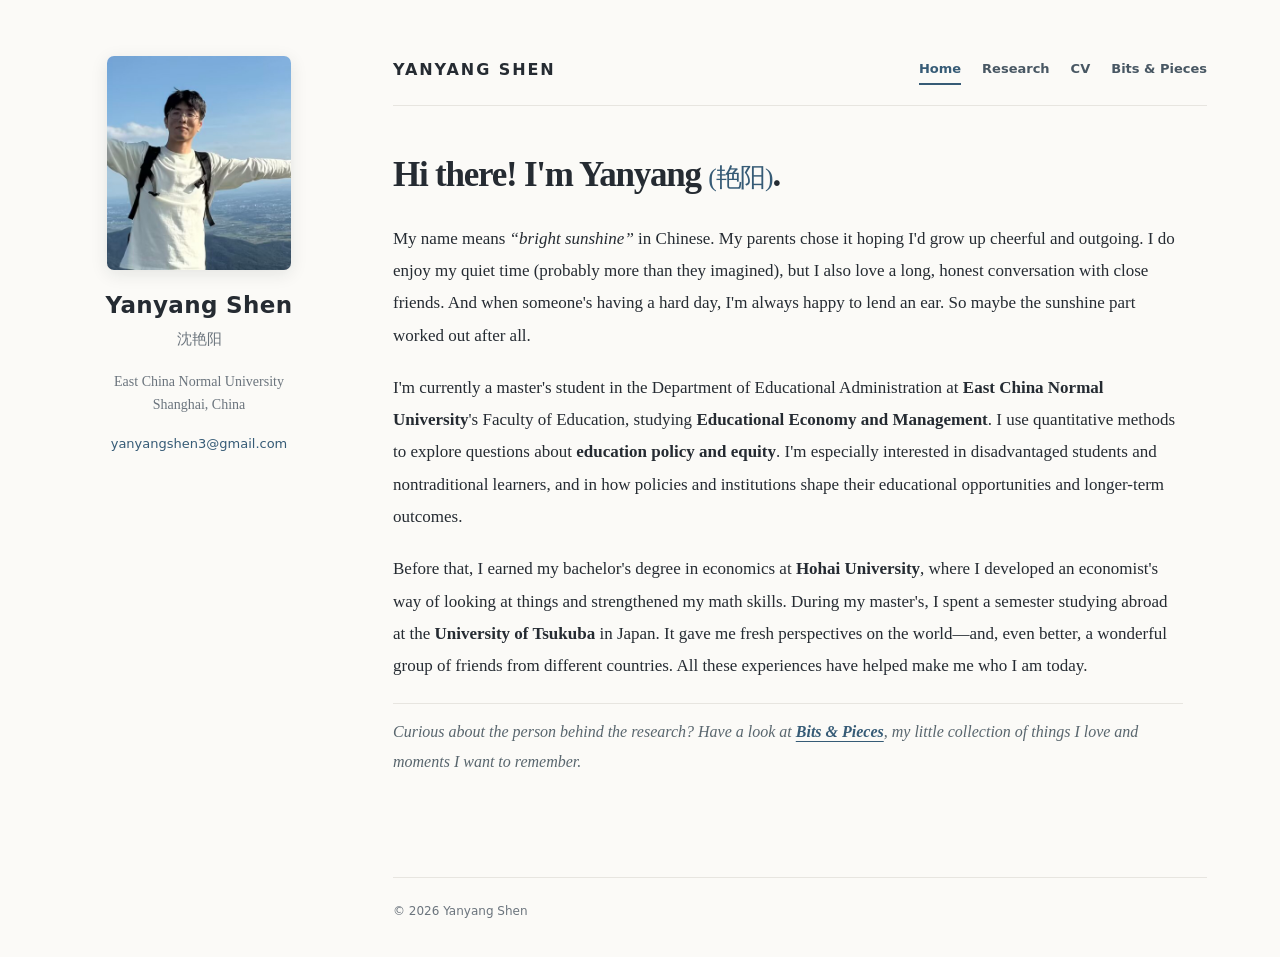
<file: index.html>
<!DOCTYPE html>

<html lang="en">
<head>
<meta charset="utf-8"/>
<meta content="width=device-width, initial-scale=1" name="viewport"/>
<meta content="Personal academic website of Yanyang Shen — education economics, higher education policy, and life beyond research." name="description"/>
<meta content="#fbfaf7" name="theme-color"/>
<title>Home | Yanyang Shen</title>
<link href="styles.css?v=6" rel="stylesheet"/>
<script>
    // Show the opening animation once per browser tab/session.
    try {
      if (!sessionStorage.getItem('ys-intro-seen') && !window.matchMedia('(prefers-reduced-motion: reduce)').matches) {
        document.documentElement.classList.add('play-intro');
      }
    } catch (e) { /* The website also works if storage is unavailable. */ }
  </script>
</head>
<body data-page="home">
<div aria-hidden="true" class="opening-screen">
<div class="opening-inner">
<span class="opening-small">WELCOME TO MY LITTLE CORNER</span>
<span class="opening-name">Yanyang Shen</span>
<span class="opening-rule"></span>
<span class="opening-foot">RESEARCH <span aria-hidden="true">·</span> LIFE <span aria-hidden="true">·</span> NOTES</span>
</div>
</div>
<div class="site-shell">
<aside aria-label="Personal profile" class="sidebar">
<img alt="Portrait of Yanyang Shen" class="avatar portrait" decoding="async" height="324" src="images/profile.png?v=6" width="279"/>

<h1>Yanyang Shen</h1>
<p class="name-chinese" lang="zh-CN">沈艳阳</p>

<p class="affiliation">East China Normal University<br/>Shanghai, China</p>
<a class="email" href="mailto:yanyangshen3@gmail.com">yanyangshen3@gmail.com</a>


</aside>
<main class="content" id="main-content">
<header class="site-header">
<a aria-label="Yanyang Shen — Home" class="brand" href="index.html">YANYANG SHEN</a>
<nav aria-label="Main navigation">
<a aria-current="page" href="index.html">Home</a>
<a href="research.html">Research</a>
<a href="cv.html">CV</a>
<a href="life.html">Bits &amp; Pieces</a>
</nav>
</header>
<section aria-labelledby="page-title" class="page-section home-intro">

<h2 id="page-title">Hi there! I'm Yanyang <span class="chinese-name-inline" lang="zh-CN">(艳阳)</span>.</h2>
<p>My name means <em>“bright sunshine”</em> in Chinese. My parents chose it hoping I'd grow up cheerful and outgoing. I do enjoy my quiet time (probably more than they imagined), but I also love a long, honest conversation with close friends. And when someone's having a hard day, I'm always happy to lend an ear. So maybe the sunshine part worked out after all.</p>
<p>I'm currently a master's student in the Department of Educational Administration at <strong>East China Normal University</strong>'s Faculty of Education, studying <strong>Educational Economy and Management</strong>. I use quantitative methods to explore questions about <strong>education policy and equity</strong>. I'm especially interested in disadvantaged students and nontraditional learners, and in how policies and institutions shape their educational opportunities and longer-term outcomes.</p>
<p>Before that, I earned my bachelor's degree in economics at <strong>Hohai University</strong>, where I developed an economist's way of looking at things and strengthened my math skills. During my master's, I spent a semester studying abroad at the <strong>University of Tsukuba</strong> in Japan. It gave me fresh perspectives on the world—and, even better, a wonderful group of friends from different countries. All these experiences have helped make me who I am today.</p>
<p class="home-closer">Curious about the person behind the research? Have a look at <a class="inline-destination" href="life.html">Bits &amp; Pieces</a>, my little collection of things I love and moments I want to remember.</p>
</section>
<footer>
<span>© <span class="year">2026</span> Yanyang Shen</span>

</footer>
</main>
</div>
<script defer="" src="script.js?v=5"></script>
</body>
</html>
</file>
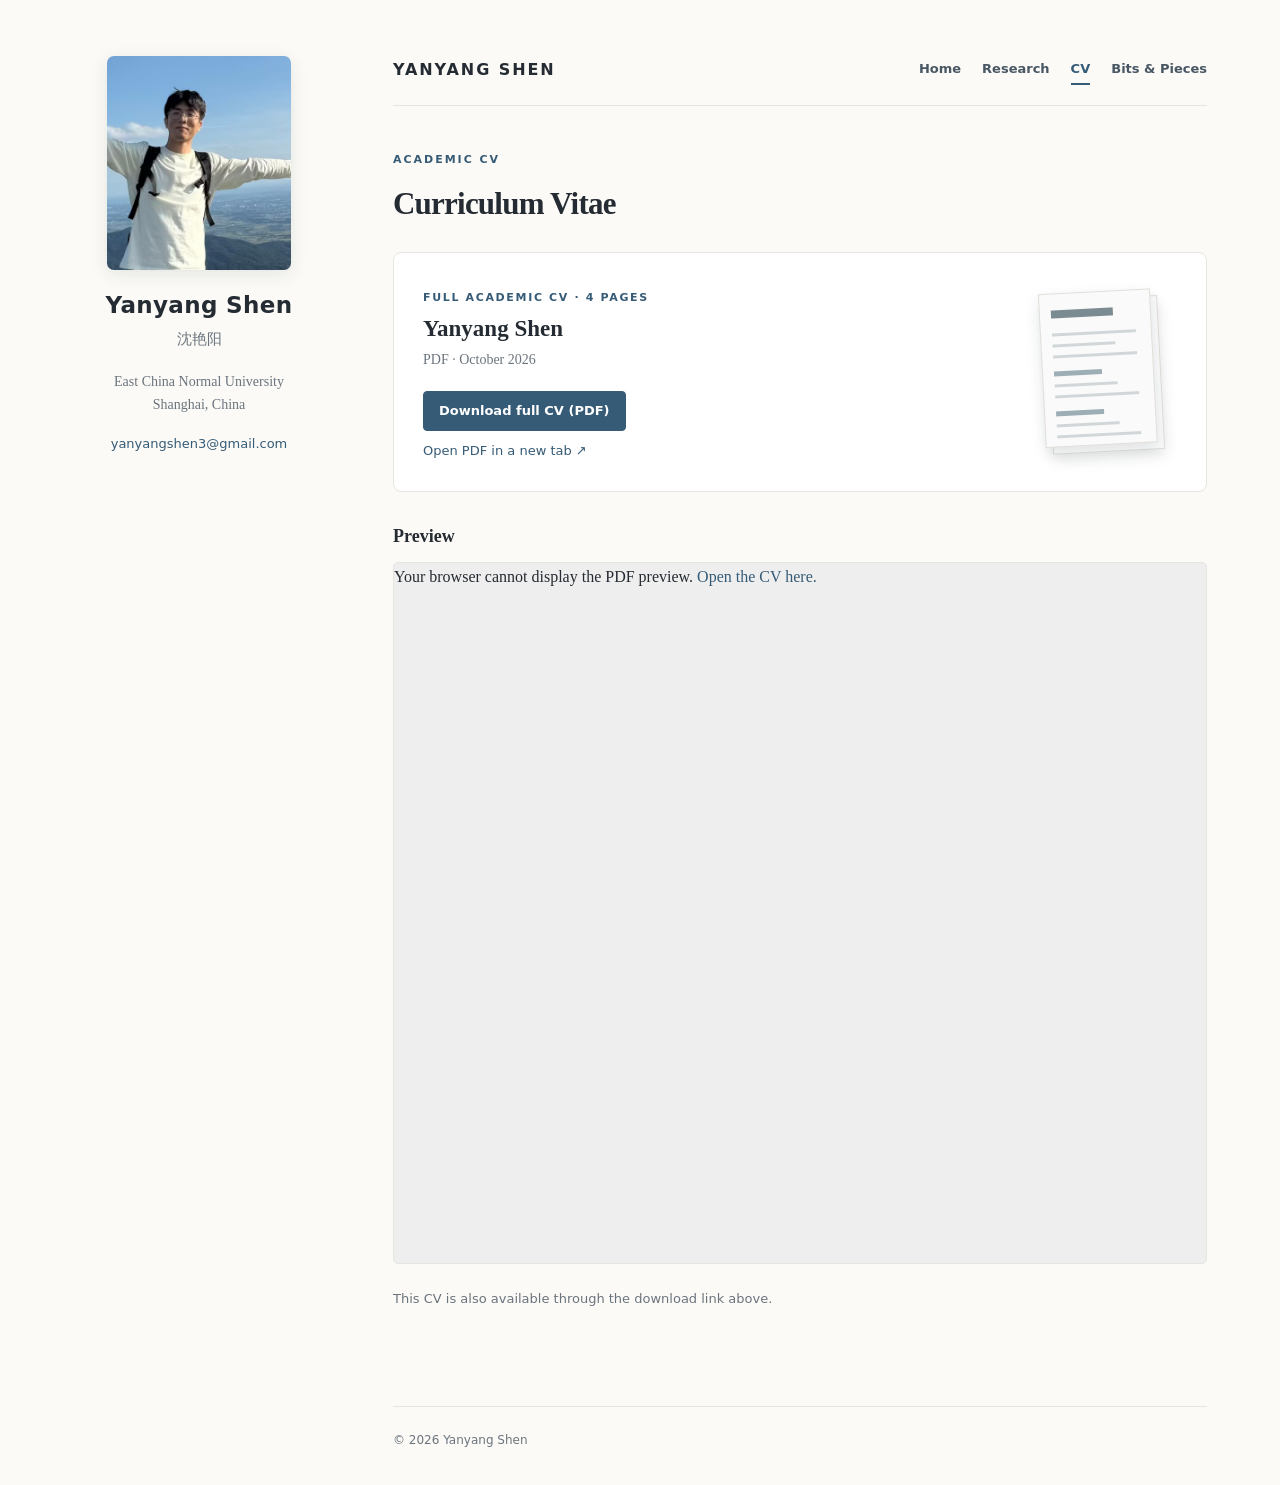
<file: cv.html>
<!DOCTYPE html>

<html lang="en">
<head>
<meta charset="utf-8"/>
<meta content="width=device-width, initial-scale=1" name="viewport"/>
<meta content="Personal academic website of Yanyang Shen — education economics, higher education policy, and life beyond research." name="description"/>
<meta content="#fbfaf7" name="theme-color"/>
<title>CV | Yanyang Shen</title>
<link href="styles.css?v=6" rel="stylesheet"/>
<script>
    // Show the opening animation once per browser tab/session.
    try {
      if (!sessionStorage.getItem('ys-intro-seen') && !window.matchMedia('(prefers-reduced-motion: reduce)').matches) {
        document.documentElement.classList.add('play-intro');
      }
    } catch (e) { /* The website also works if storage is unavailable. */ }
  </script>
</head>
<body data-page="cv">
<div aria-hidden="true" class="opening-screen">
<div class="opening-inner">
<span class="opening-small">WELCOME TO MY LITTLE CORNER</span>
<span class="opening-name">Yanyang Shen</span>
<span class="opening-rule"></span>
<span class="opening-foot">RESEARCH <span aria-hidden="true">·</span> LIFE <span aria-hidden="true">·</span> NOTES</span>
</div>
</div>
<div class="site-shell">
<aside aria-label="Personal profile" class="sidebar">
<img alt="Portrait of Yanyang Shen" class="avatar portrait" decoding="async" height="324" src="images/profile.png?v=6" width="279"/>

<h1>Yanyang Shen</h1>
<p class="name-chinese" lang="zh-CN">沈艳阳</p>

<p class="affiliation">East China Normal University<br/>Shanghai, China</p>
<a class="email" href="mailto:yanyangshen3@gmail.com">yanyangshen3@gmail.com</a>


</aside>
<main class="content" id="main-content">
<header class="site-header">
<a aria-label="Yanyang Shen — Home" class="brand" href="index.html">YANYANG SHEN</a>
<nav aria-label="Main navigation">
<a href="index.html">Home</a>
<a href="research.html">Research</a>
<a aria-current="page" href="cv.html">CV</a>
<a href="life.html">Bits &amp; Pieces</a>
</nav>
</header>
<section aria-labelledby="page-title" class="page-section cv-page">
<p class="eyebrow">ACADEMIC CV</p><h2 id="page-title">Curriculum Vitae</h2>

<div class="cv-download-card"><div>
<span class="cv-label">FULL ACADEMIC CV · 4 PAGES</span>
<h3>Yanyang Shen</h3><p>PDF · October 2026</p>
<a class="download-button" download="Yanyang_Shen_Academic_CV.pdf" href="cv/Yanyang_Shen_Full_CV.pdf">Download full CV (PDF)</a>
<a class="pdf-open-link" href="cv/Yanyang_Shen_Full_CV.pdf" rel="noopener noreferrer" target="_blank">Open PDF in a new tab ↗</a>
</div><div aria-hidden="true" class="cv-sheet-stack"><div class="cv-sheet"></div><div class="cv-sheet front"><div class="cv-sheet-title"></div><i></i><i></i><i></i><em></em><i></i><i></i><em></em><i></i><i></i></div></div></div>
<h3 class="cv-viewer-heading">Preview</h3>
<object aria-label="Preview of Yanyang Shen's four-page academic CV" class="cv-pdf-viewer" data="cv/Yanyang_Shen_Full_CV.pdf" type="application/pdf">
<p>Your browser cannot display the PDF preview. <a href="cv/Yanyang_Shen_Full_CV.pdf">Open the CV here.</a></p>
</object>
<p class="fine-print">This CV is also available through the download link above.</p>
</section>
<footer>
<span>© <span class="year">2026</span> Yanyang Shen</span>

</footer>
</main>
</div>
<script defer="" src="script.js?v=5"></script>
</body>
</html>
</file>
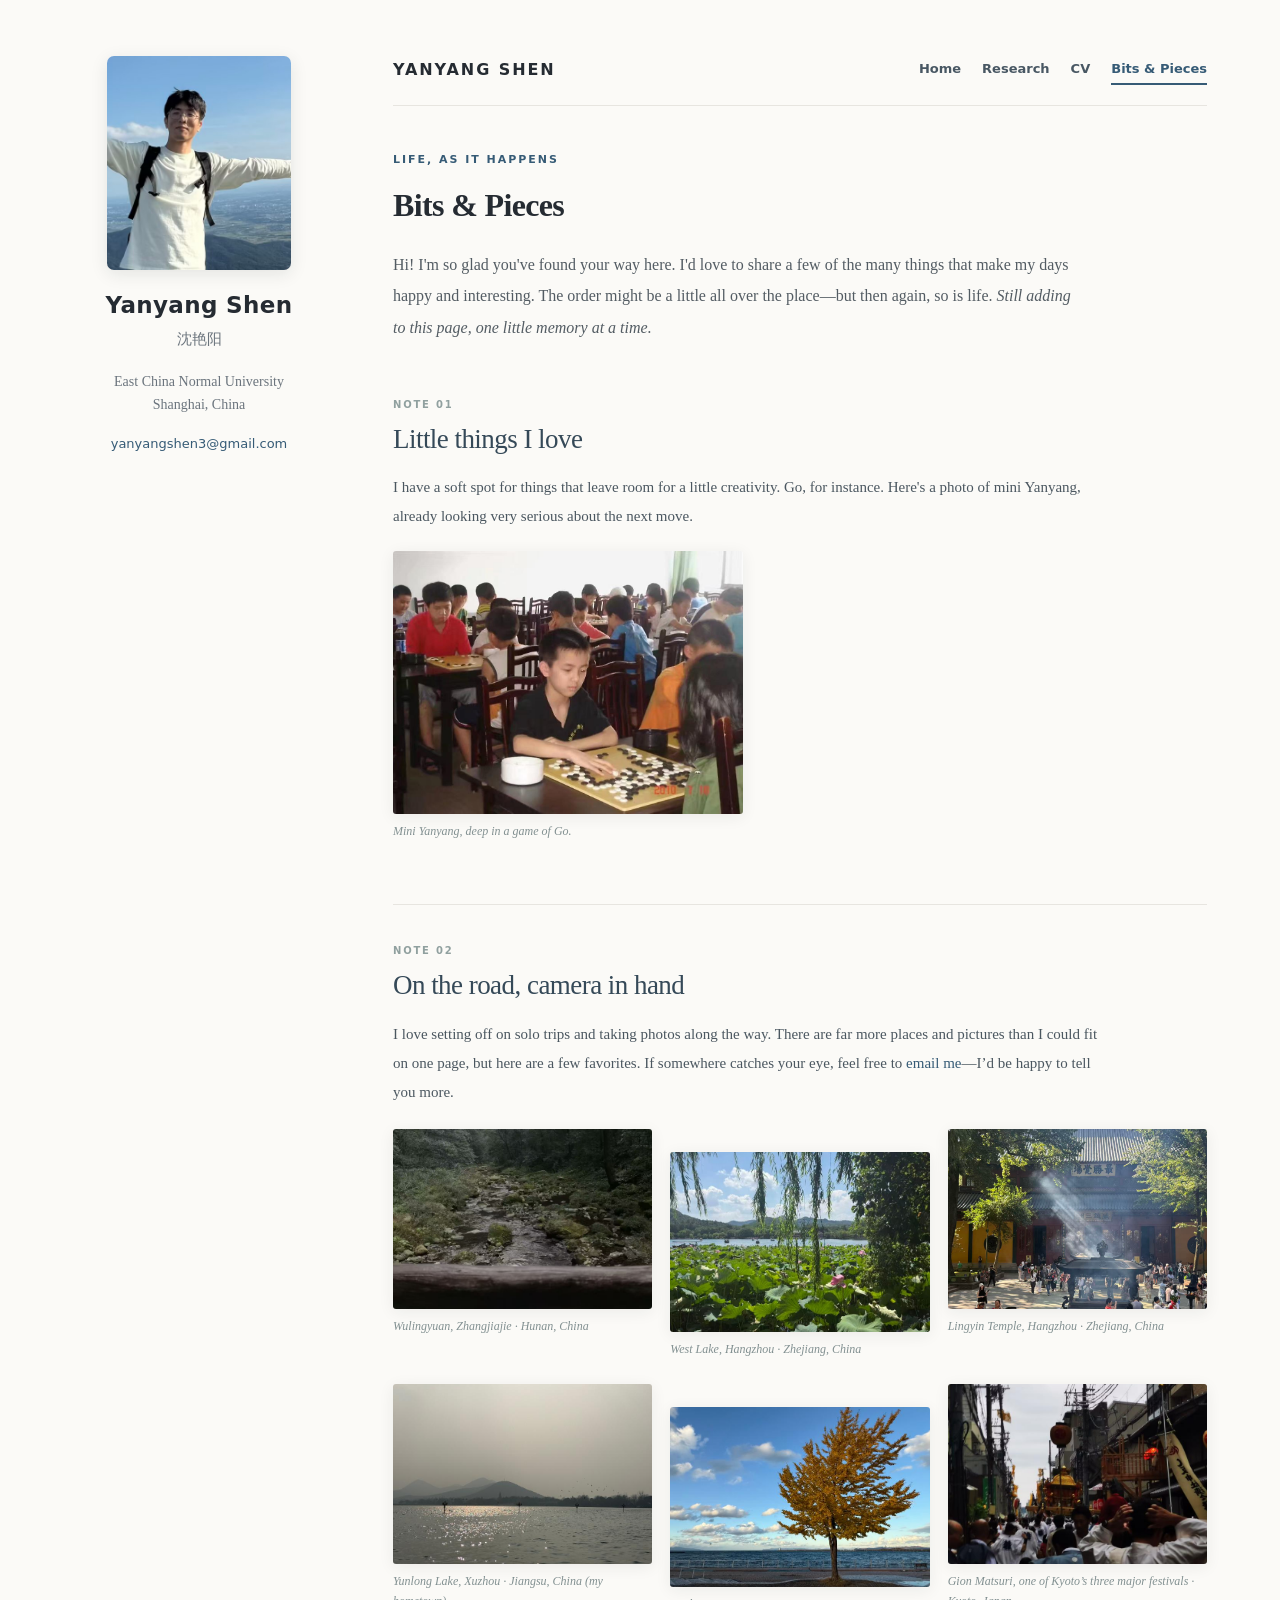
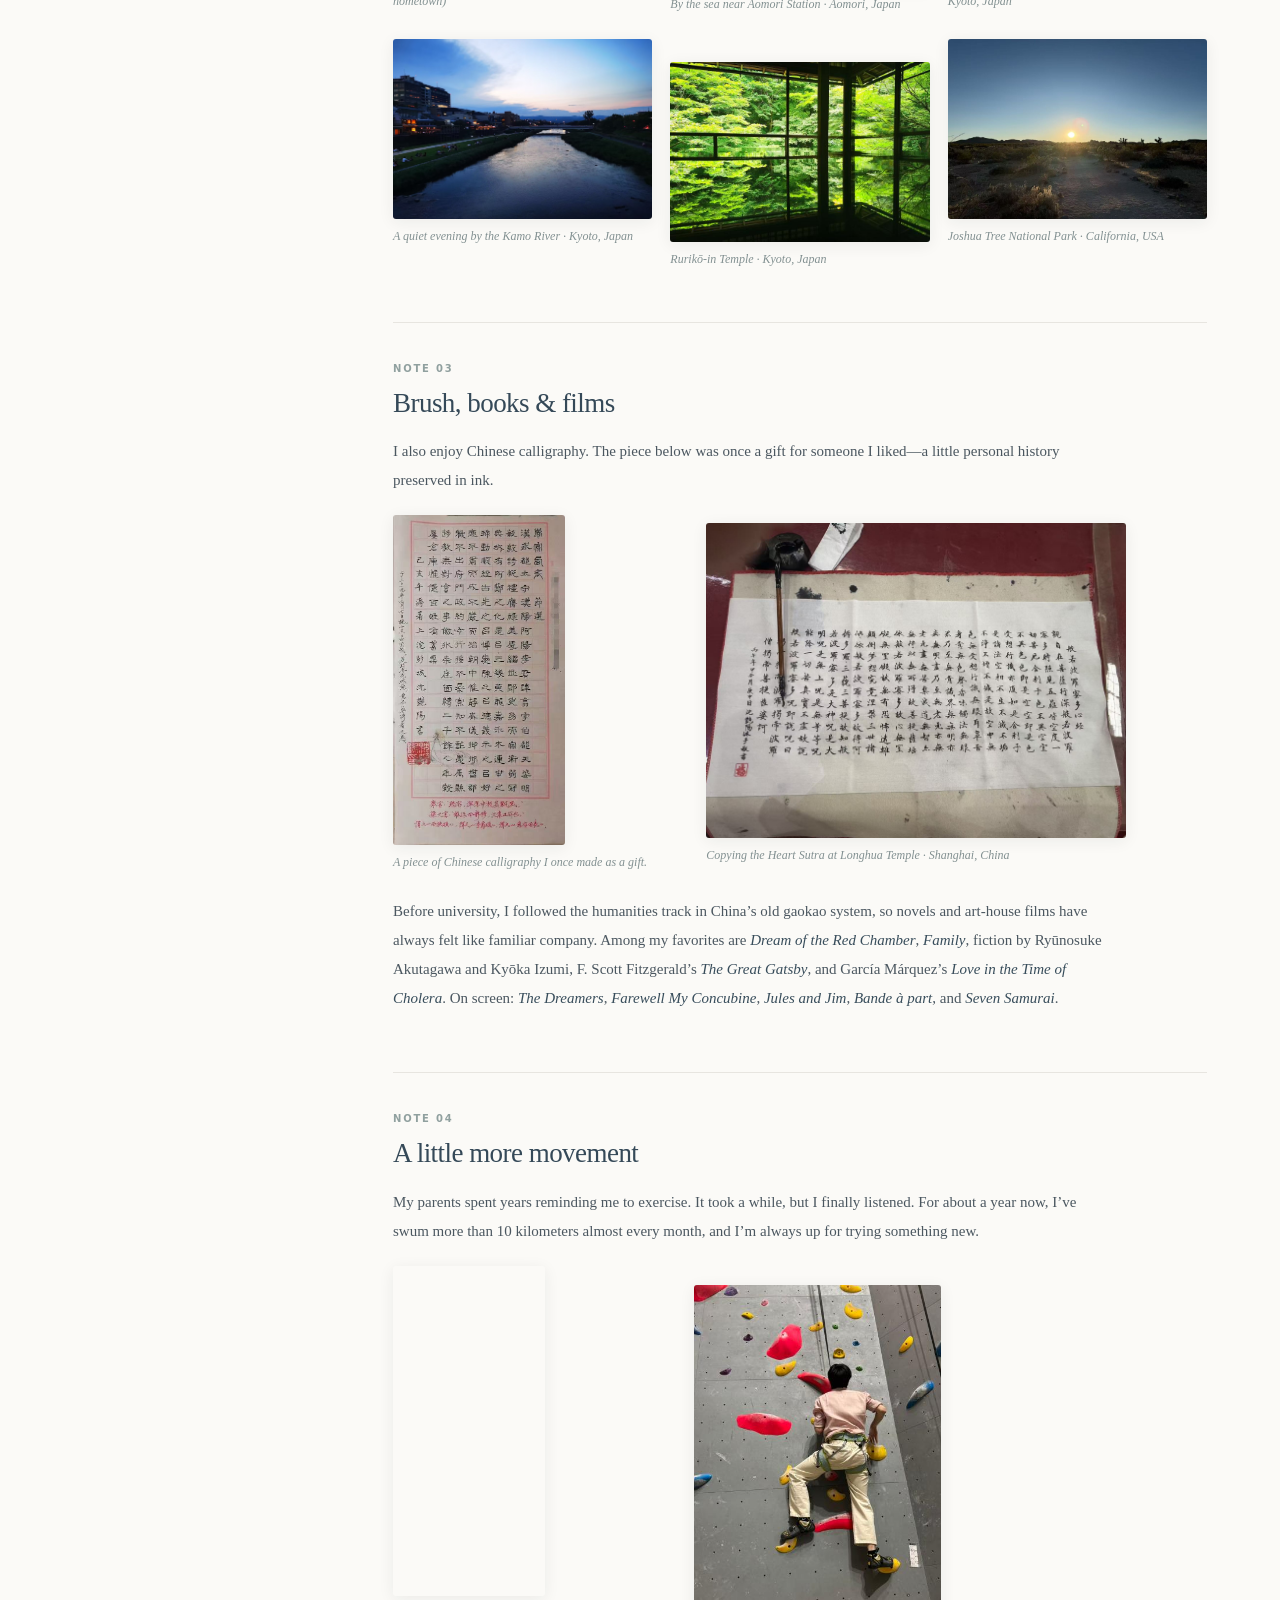
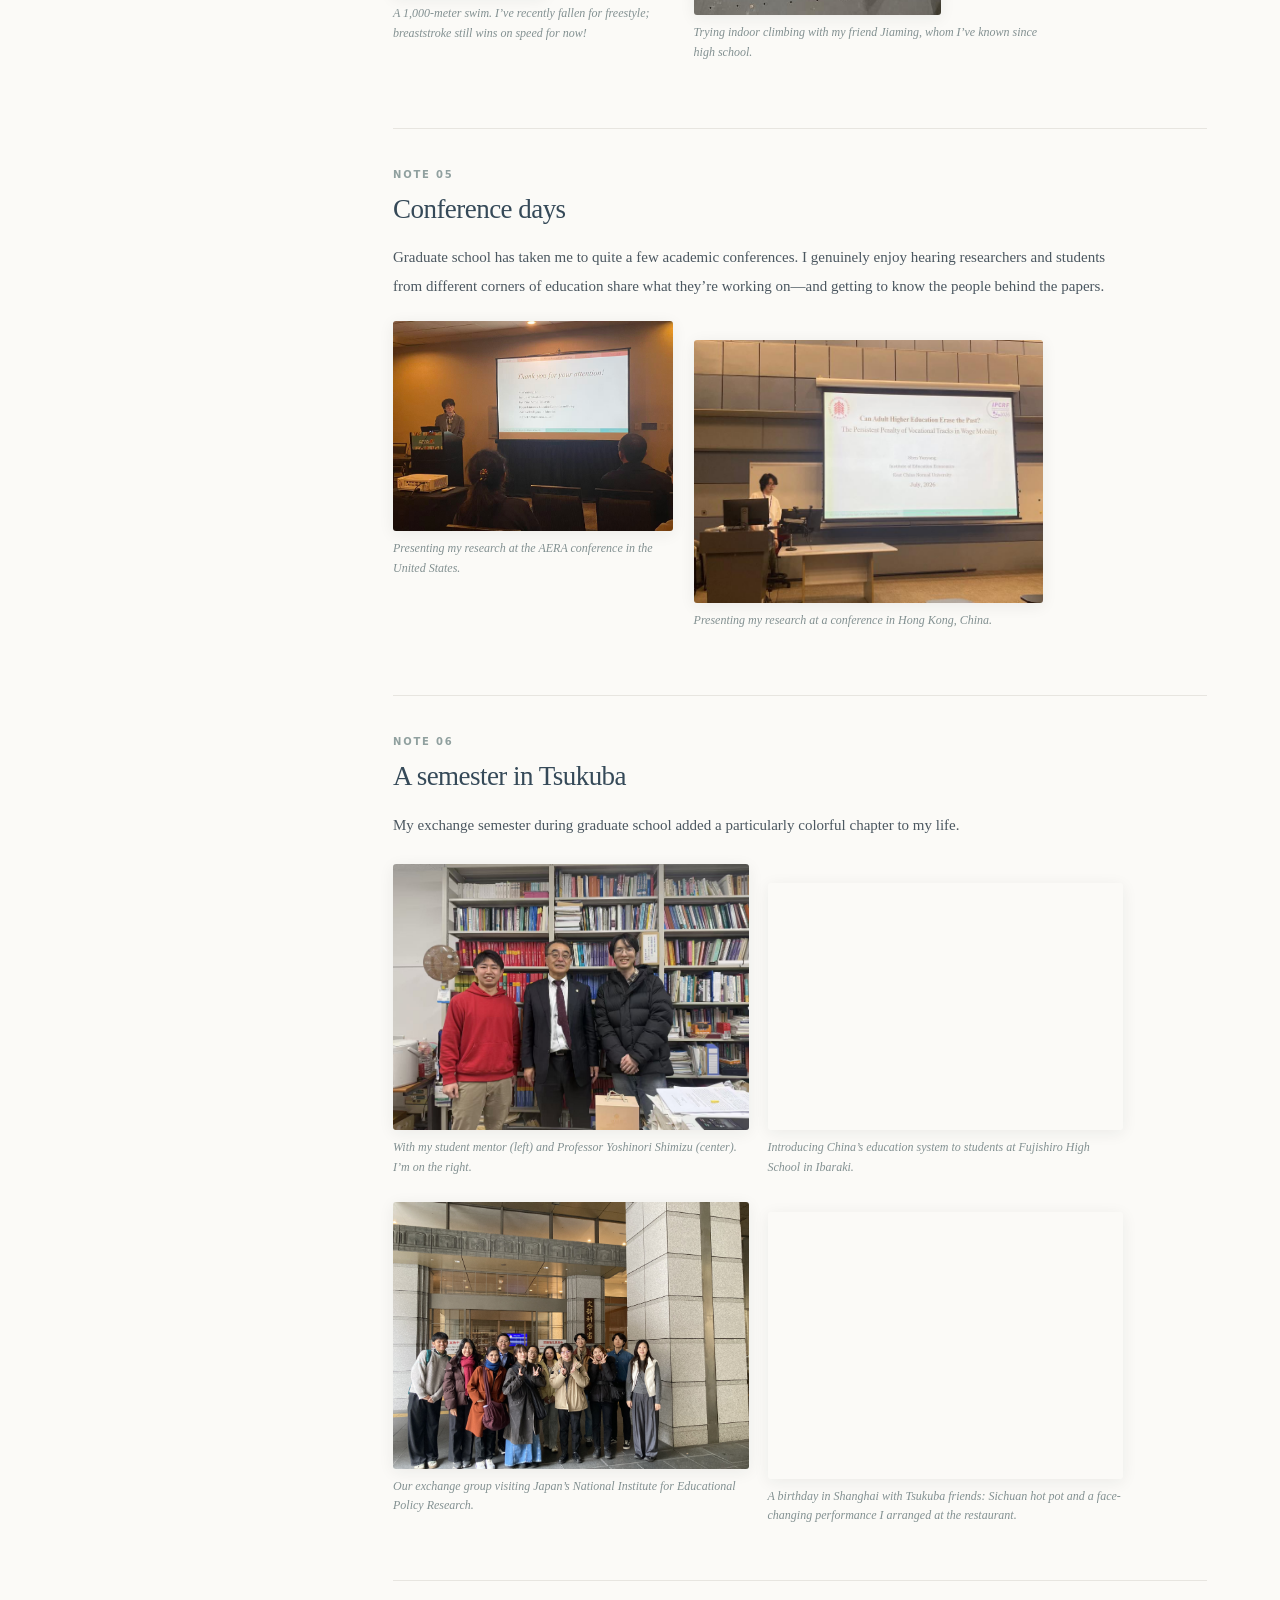
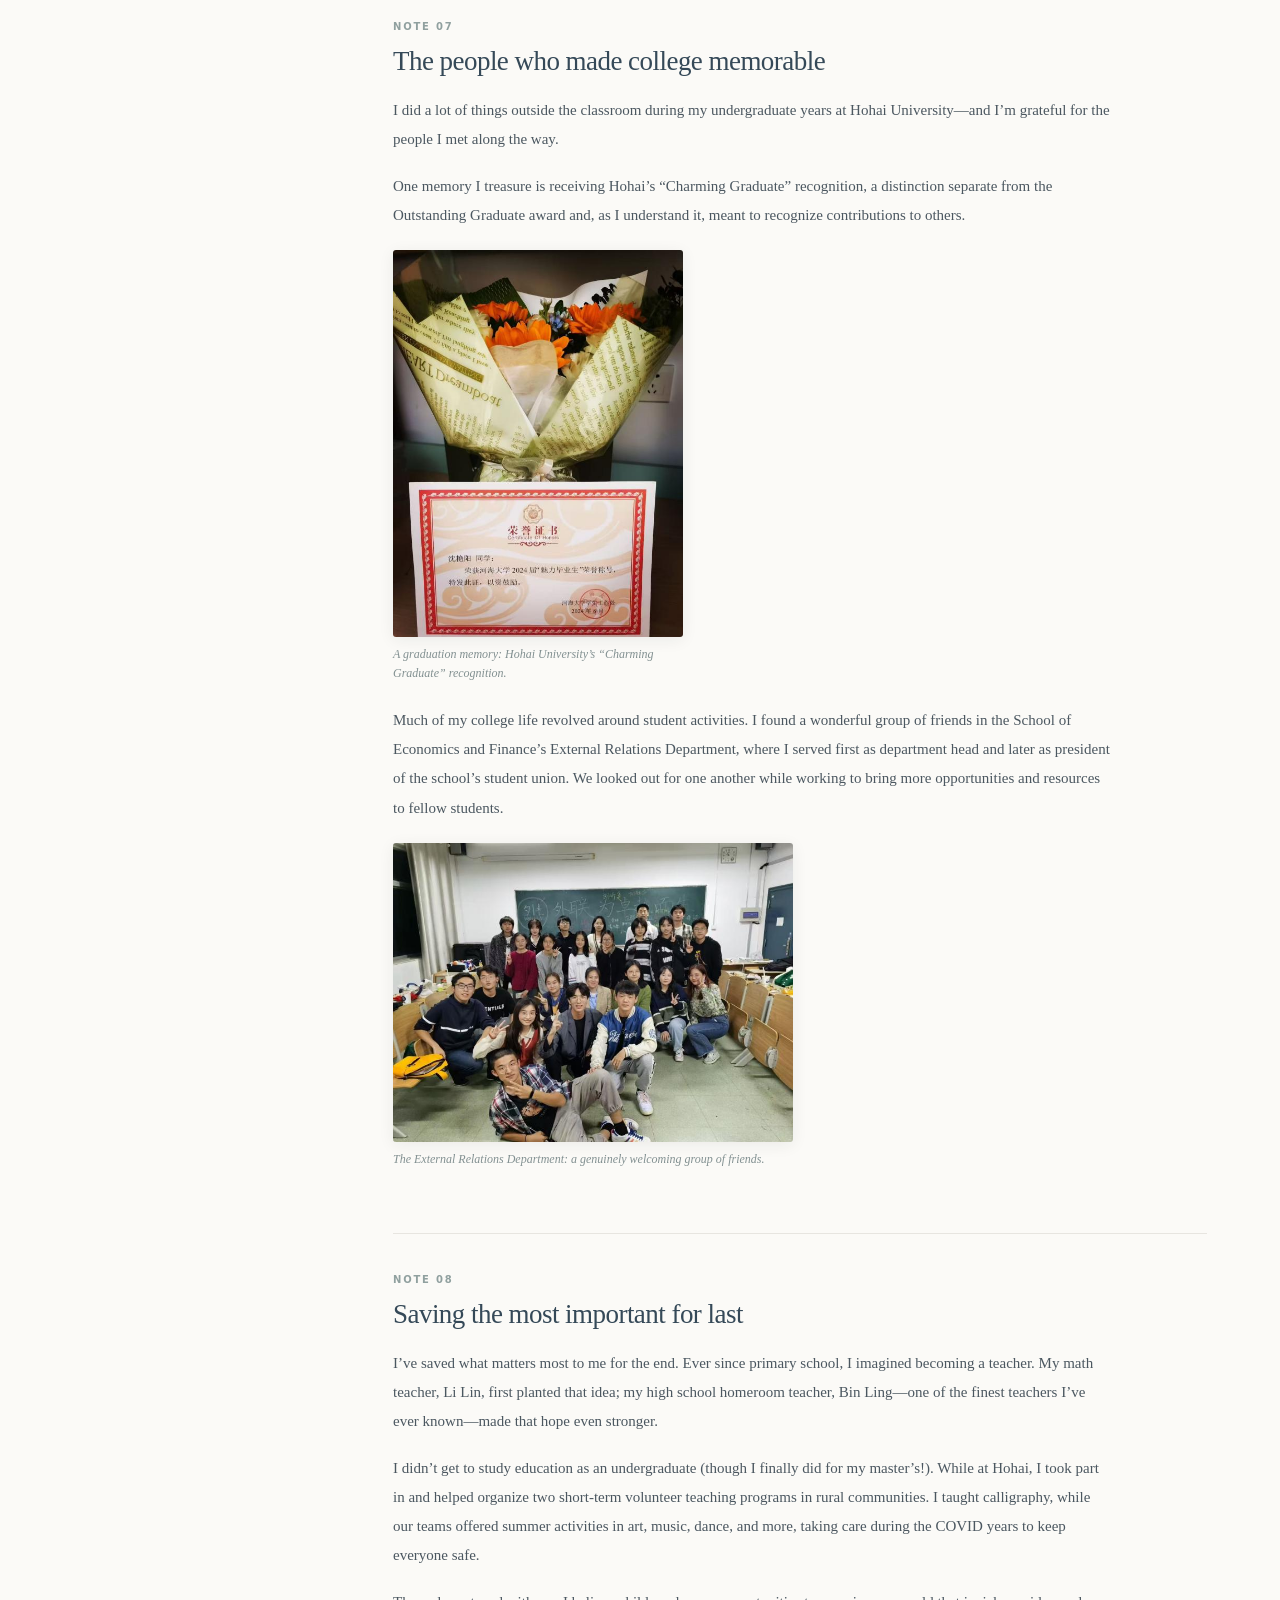
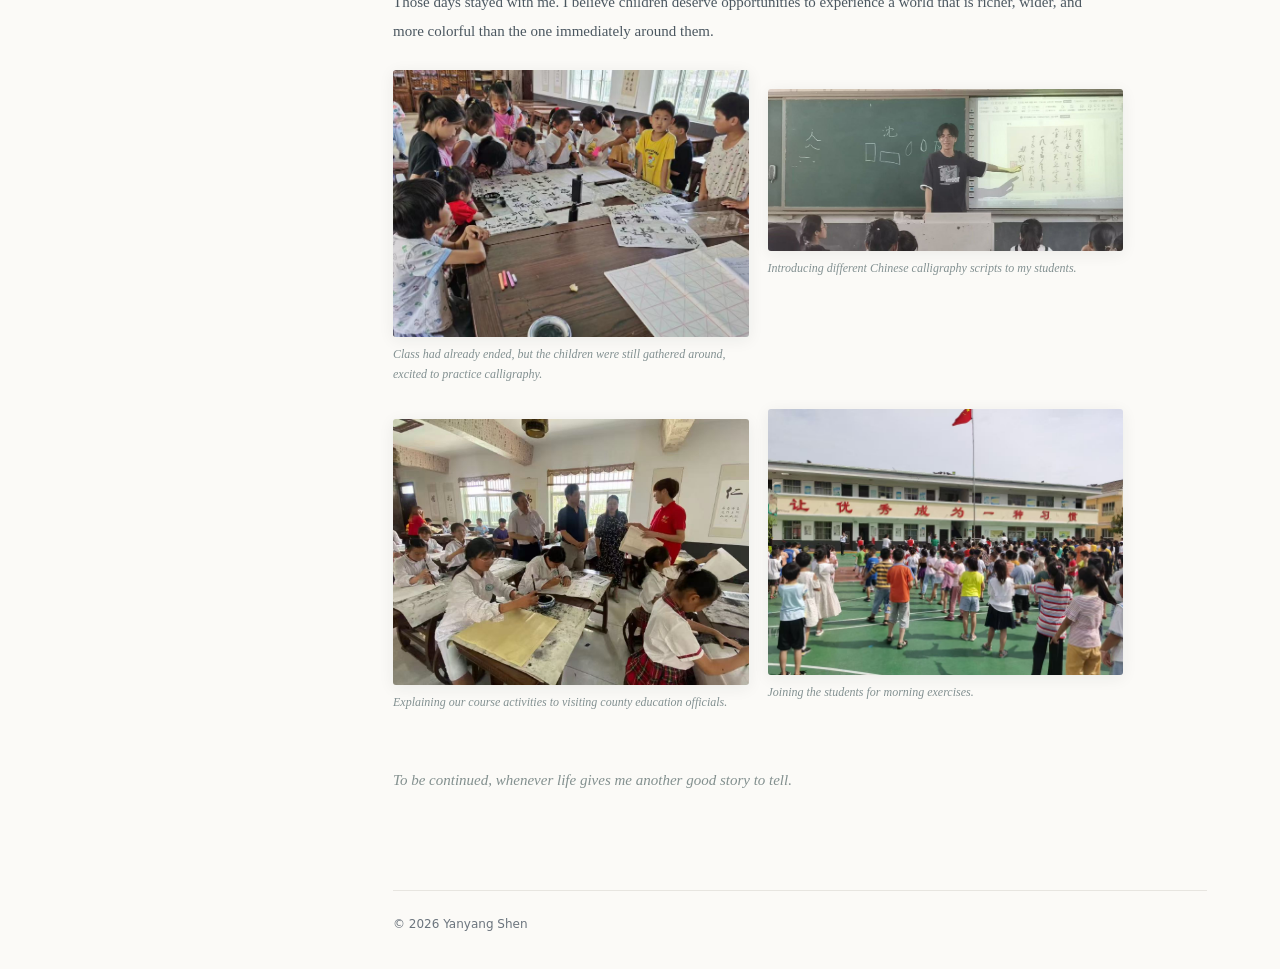
<file: life.html>
<!DOCTYPE html>

<html lang="en">
<head>
<meta charset="utf-8"/>
<meta content="width=device-width, initial-scale=1" name="viewport"/>
<meta content="Personal academic website of Yanyang Shen — education economics, higher education policy, and life beyond research." name="description"/>
<meta content="#fbfaf7" name="theme-color"/>
<title>Bits &amp; Pieces | Yanyang Shen</title>
<link href="styles.css?v=6" rel="stylesheet"/>
<script>
    // Show the opening animation once per browser tab/session.
    try {
      if (!sessionStorage.getItem('ys-intro-seen') && !window.matchMedia('(prefers-reduced-motion: reduce)').matches) {
        document.documentElement.classList.add('play-intro');
      }
    } catch (e) { /* The website also works if storage is unavailable. */ }
  </script>
</head>
<body data-page="life">
<div aria-hidden="true" class="opening-screen">
<div class="opening-inner">
<span class="opening-small">WELCOME TO MY LITTLE CORNER</span>
<span class="opening-name">Yanyang Shen</span>
<span class="opening-rule"></span>
<span class="opening-foot">RESEARCH <span aria-hidden="true">·</span> LIFE <span aria-hidden="true">·</span> NOTES</span>
</div>
</div>
<div class="site-shell">
<aside aria-label="Personal profile" class="sidebar">
<img alt="Portrait of Yanyang Shen" class="avatar portrait" decoding="async" height="324" src="images/profile.png?v=6" width="279"/>
<h1>Yanyang Shen</h1>
<p class="name-chinese" lang="zh-CN">沈艳阳</p>
<p class="affiliation">East China Normal University<br/>Shanghai, China</p>
<a class="email" href="mailto:yanyangshen3@gmail.com">yanyangshen3@gmail.com</a>
</aside>
<main class="content" id="main-content">
<header class="site-header">
<a aria-label="Yanyang Shen — Home" class="brand" href="index.html">YANYANG SHEN</a>
<nav aria-label="Main navigation">
<a href="index.html">Home</a>
<a href="research.html">Research</a>
<a href="cv.html">CV</a>
<a aria-current="page" href="life.html">Bits &amp; Pieces</a>
</nav>
</header>
<section aria-labelledby="page-title" class="page-section life-page"><p class="eyebrow">LIFE, AS IT HAPPENS</p><h2 id="page-title">Bits &amp; Pieces </h2><p class="life-intro">Hi! I'm so glad you've found your way here. I'd love to share a few of the many things that make my days happy and interesting. The order might be a little all over the place—but then again, so is life. <em>Still adding to this page, one little memory at a time.</em></p><article class="memory-chapter" id="chapter-1"><div class="memory-marker">NOTE 01</div><h3>Little things I love</h3><p>I have a soft spot for things that leave room for a little creativity. Go, for instance. Here's a photo of mini Yanyang, already looking very serious about the next move.</p><div class="memory-feature"><figure class="memory-photo compact"><a aria-label="Open photograph 1" href="images/life/01.jpg" rel="noopener" target="_blank"><img alt="Mini Yanyang, deep in a game of Go." decoding="async" loading="lazy" src="images/life/01.jpg"/></a><figcaption>Mini Yanyang, deep in a game of Go.</figcaption></figure></div></article><article class="memory-chapter" id="chapter-2"><div class="memory-marker">NOTE 02</div><h3>On the road, camera in hand</h3><p>I love setting off on solo trips and taking photos along the way. There are far more places and pictures than I could fit on one page, but here are a few favorites. If somewhere catches your eye, feel free to <a href="mailto:yanyangshen3@gmail.com">email me</a>—I’d be happy to tell you more.</p><div class="travel-gallery"><figure class="memory-photo travel-photo"><a aria-label="Open photograph 2" href="images/life/02.jpg" rel="noopener" target="_blank"><img alt="Wulingyuan, Zhangjiajie · Hunan, China" decoding="async" loading="lazy" src="images/life/02.jpg"/></a><figcaption>Wulingyuan, Zhangjiajie · Hunan, China</figcaption></figure><figure class="memory-photo travel-photo"><a aria-label="Open photograph 3" href="images/life/03.jpg" rel="noopener" target="_blank"><img alt="West Lake, Hangzhou · Zhejiang, China" decoding="async" loading="lazy" src="images/life/03.jpg"/></a><figcaption>West Lake, Hangzhou · Zhejiang, China</figcaption></figure><figure class="memory-photo travel-photo"><a aria-label="Open photograph 4" href="images/life/04.jpg" rel="noopener" target="_blank"><img alt="Lingyin Temple, Hangzhou · Zhejiang, China" decoding="async" loading="lazy" src="images/life/04.jpg"/></a><figcaption>Lingyin Temple, Hangzhou · Zhejiang, China</figcaption></figure><figure class="memory-photo travel-photo"><a aria-label="Open photograph 5" href="images/life/05.jpg" rel="noopener" target="_blank"><img alt="Yunlong Lake, Xuzhou · Jiangsu, China (my hometown)" decoding="async" loading="lazy" src="images/life/05.jpg"/></a><figcaption>Yunlong Lake, Xuzhou · Jiangsu, China (my hometown)</figcaption></figure><figure class="memory-photo travel-photo"><a aria-label="Open photograph 6" href="images/life/06.jpg" rel="noopener" target="_blank"><img alt="By the sea near Aomori Station · Aomori, Japan" decoding="async" loading="lazy" src="images/life/06.jpg"/></a><figcaption>By the sea near Aomori Station · Aomori, Japan</figcaption></figure><figure class="memory-photo travel-photo"><a aria-label="Open photograph 7" href="images/life/07.jpg" rel="noopener" target="_blank"><img alt="Gion Matsuri, one of Kyoto’s three major festivals · Kyoto, Japan" decoding="async" loading="lazy" src="images/life/07.jpg"/></a><figcaption>Gion Matsuri, one of Kyoto’s three major festivals · Kyoto, Japan</figcaption></figure><figure class="memory-photo travel-photo"><a aria-label="Open photograph 8" href="images/life/08.jpg" rel="noopener" target="_blank"><img alt="A quiet evening by the Kamo River · Kyoto, Japan" decoding="async" loading="lazy" src="images/life/08.jpg"/></a><figcaption>A quiet evening by the Kamo River · Kyoto, Japan</figcaption></figure><figure class="memory-photo travel-photo"><a aria-label="Open photograph 9" href="images/life/09.jpg" rel="noopener" target="_blank"><img alt="Rurikō-in Temple · Kyoto, Japan" decoding="async" loading="lazy" src="images/life/09.jpg"/></a><figcaption>Rurikō-in Temple · Kyoto, Japan</figcaption></figure><figure class="memory-photo travel-photo"><a aria-label="Open photo: Sunset over Joshua Tree National Park in California, USA" href="images/life/18.jpg" rel="noopener" target="_blank"><img alt="Sunset over Joshua Tree National Park in California, USA" decoding="async" loading="lazy" src="images/life/18.jpg"/></a><figcaption>Joshua Tree National Park · California, USA</figcaption></figure></div></article><article class="memory-chapter" id="chapter-3"><div class="memory-marker">NOTE 03</div><h3>Brush, books &amp; films</h3><p>I also enjoy Chinese calligraphy. The piece below was once a gift for someone I liked—a little personal history preserved in ink.</p><div class="memory-pair calligraphy-pair"><figure class="memory-photo calligraphy-photo"><a aria-label="Open photograph 10" href="images/life/10.jpg" rel="noopener" target="_blank"><img alt="A piece of Chinese calligraphy I once made as a gift." decoding="async" loading="lazy" src="images/life/10.jpg"/></a><figcaption>A piece of Chinese calligraphy I once made as a gift.</figcaption></figure><figure class="memory-photo temple-photo"><a aria-label="Open photo: Hand-copied Heart Sutra at Longhua Temple in Shanghai" href="images/life/19.jpg" rel="noopener" target="_blank"><img alt="Hand-copied Heart Sutra at Longhua Temple in Shanghai" decoding="async" loading="lazy" src="images/life/19.jpg"/></a><figcaption>Copying the Heart Sutra at Longhua Temple · Shanghai, China</figcaption></figure></div><p>Before university, I followed the humanities track in China’s old gaokao system, so novels and art-house films have always felt like familiar company. Among my favorites are <em>Dream of the Red Chamber</em>, <em>Family</em>, fiction by Ryūnosuke Akutagawa and Kyōka Izumi, F. Scott Fitzgerald’s <em>The Great Gatsby</em>, and García Márquez’s <em>Love in the Time of Cholera</em>. On screen: <em>The Dreamers</em>, <em>Farewell My Concubine</em>, <em>Jules and Jim</em>, <em>Bande à part</em>, and <em>Seven Samurai</em>.</p></article><article class="memory-chapter" id="chapter-4"><div class="memory-marker">NOTE 04</div><h3>A little more movement</h3><p>My parents spent years reminding me to exercise. It took a while, but I finally listened. For about a year now, I’ve swum more than 10 kilometers almost every month, and I’m always up for trying something new.</p><div class="memory-pair"><figure class="memory-photo sport-photo"><a aria-label="Open photograph 11" href="images/life/11.jpg" rel="noopener" target="_blank"><img alt="A 1,000-meter swim. I’ve recently fallen for freestyle; breaststroke still wins on speed for now!" decoding="async" loading="lazy" src="images/life/11.jpg"/></a><figcaption>A 1,000-meter swim. I’ve recently fallen for freestyle; breaststroke still wins on speed for now!</figcaption></figure><figure class="memory-photo sport-photo"><a aria-label="Open photograph 12" href="images/life/12.jpg" rel="noopener" target="_blank"><img alt="Trying indoor climbing with my friend Jiaming, whom I’ve known since high school." decoding="async" loading="lazy" src="images/life/12.jpg"/></a><figcaption>Trying indoor climbing with my friend Jiaming, whom I’ve known since high school.</figcaption></figure></div></article><article class="memory-chapter" id="chapter-5"><div class="memory-marker">NOTE 05</div><h3>Conference days</h3><p>Graduate school has taken me to quite a few academic conferences. I genuinely enjoy hearing researchers and students from different corners of education share what they’re working on—and getting to know the people behind the papers.</p><div class="memory-pair"><figure class="memory-photo conference-photo"><a aria-label="Open photograph 13" href="images/life/13.jpg" rel="noopener" target="_blank"><img alt="Presenting my research at AERA in the United States." decoding="async" loading="lazy" src="images/life/13.jpg"/></a><figcaption>Presenting my research at the AERA conference in the United States.</figcaption></figure><figure class="memory-photo conference-photo"><a aria-label="Open photograph 14" href="images/life/14.jpg" rel="noopener" target="_blank"><img alt="Presenting at an academic conference in Hong Kong, China." decoding="async" loading="lazy" src="images/life/14.jpg"/></a><figcaption>Presenting my research at a conference in Hong Kong, China.</figcaption></figure></div></article><article class="memory-chapter" id="chapter-6"><div class="memory-marker">NOTE 06</div><h3>A semester in Tsukuba</h3><p>My exchange semester during graduate school added a particularly colorful chapter to my life.</p><div class="exchange-gallery"><figure class="memory-photo"><a aria-label="Open photo: Yanyang with his student mentor and Professor Yoshinori Shimizu in Tsukuba" href="images/life/23.jpg" rel="noopener" target="_blank"><img alt="Yanyang with his student mentor and Professor Yoshinori Shimizu in Tsukuba" decoding="async" loading="lazy" src="images/life/23.jpg"/></a><figcaption>With my student mentor (left) and Professor Yoshinori Shimizu (center). I’m on the right.</figcaption></figure><figure class="memory-photo"><a aria-label="Open photo: Yanyang giving a classroom talk at Fujishiro High School in Japan" href="images/life/24.jpg" rel="noopener" target="_blank"><img alt="Yanyang giving a classroom talk at Fujishiro High School in Japan" decoding="async" loading="lazy" src="images/life/24.jpg"/></a><figcaption>Introducing China’s education system to students at Fujishiro High School in Ibaraki.</figcaption></figure><figure class="memory-photo"><a aria-label="Open photo: Exchange students visiting the National Institute for Educational Policy Research in Japan" href="images/life/25.jpg" rel="noopener" target="_blank"><img alt="Exchange students visiting the National Institute for Educational Policy Research in Japan" decoding="async" loading="lazy" src="images/life/25.jpg"/></a><figcaption>Our exchange group visiting Japan’s National Institute for Educational Policy Research.</figcaption></figure><figure class="memory-photo"><a aria-label="Open photo: Birthday celebration in Shanghai with friends and Sichuan face-changing performer" href="images/life/26.jpg" rel="noopener" target="_blank"><img alt="Birthday celebration in Shanghai with friends and Sichuan face-changing performer" decoding="async" loading="lazy" src="images/life/26.jpg"/></a><figcaption>A birthday in Shanghai with Tsukuba friends: Sichuan hot pot and a face-changing performance I arranged at the restaurant.</figcaption></figure></div></article><article class="memory-chapter" id="chapter-7"><div class="memory-marker">NOTE 07</div><h3>The people who made college memorable</h3><p>I did a lot of things outside the classroom during my undergraduate years at Hohai University—and I’m grateful for the people I met along the way.</p><p>One memory I treasure is receiving Hohai’s “Charming Graduate” recognition, a distinction separate from the Outstanding Graduate award and, as I understand it, meant to recognize contributions to others.</p><div class="memory-feature"><figure class="memory-photo award-photo"><a aria-label="Open photograph 15" href="images/life/15.jpg" rel="noopener" target="_blank"><img alt="A graduation memory: Hohai University’s “Charming Graduate” recognition." decoding="async" loading="lazy" src="images/life/15.jpg"/></a><figcaption>A graduation memory: Hohai University’s “Charming Graduate” recognition.</figcaption></figure></div><p>Much of my college life revolved around student activities. I found a wonderful group of friends in the School of Economics and Finance’s External Relations Department, where I served first as department head and later as president of the school’s student union. We looked out for one another while working to bring more opportunities and resources to fellow students.</p><div class="memory-feature"><figure class="memory-photo group-photo"><a aria-label="Open photograph 16" href="images/life/16.jpg" rel="noopener" target="_blank"><img alt="The External Relations Department: a genuinely welcoming group of friends." decoding="async" loading="lazy" src="images/life/16.jpg"/></a><figcaption>The External Relations Department: a genuinely welcoming group of friends.</figcaption></figure></div></article><article class="memory-chapter" id="chapter-8"><div class="memory-marker">NOTE 08</div><h3>Saving the most important for last</h3><p>I’ve saved what matters most to me for the end. Ever since primary school, I imagined becoming a teacher. My math teacher, Li Lin, first planted that idea; my high school homeroom teacher, Bin Ling—one of the finest teachers I’ve ever known—made that hope even stronger.</p><p>I didn’t get to study education as an undergraduate (though I finally did for my master’s!). While at Hohai, I took part in and helped organize two short-term volunteer teaching programs in rural communities. I taught calligraphy, while our teams offered summer activities in art, music, dance, and more, taking care during the COVID years to keep everyone safe.</p><p>Those days stayed with me. I believe children deserve opportunities to experience a world that is richer, wider, and more colorful than the one immediately around them.</p><div class="memory-teaching-grid"><figure class="memory-photo teaching-photo"><a aria-label="Open photograph 17" href="images/life/17.jpg" rel="noopener" target="_blank"><img alt="Class had already ended, but the children were still gathered around, excited to practice calligraphy." decoding="async" loading="lazy" src="images/life/17.jpg"/></a><figcaption>Class had already ended, but the children were still gathered around, excited to practice calligraphy.</figcaption></figure><figure class="memory-photo"><a aria-label="Open photo: Yanyang showing different Chinese calligraphy scripts in a classroom" href="images/life/20.jpg" rel="noopener" target="_blank"><img alt="Yanyang showing different Chinese calligraphy scripts in a classroom" decoding="async" loading="lazy" src="images/life/20.jpg"/></a><figcaption>Introducing different Chinese calligraphy scripts to my students.</figcaption></figure><figure class="memory-photo"><a aria-label="Open photo: Yanyang explaining classroom plans to visiting education officials" href="images/life/21.jpg" rel="noopener" target="_blank"><img alt="Yanyang explaining classroom plans to visiting education officials" decoding="async" loading="lazy" src="images/life/21.jpg"/></a><figcaption>Explaining our course activities to visiting county education officials.</figcaption></figure><figure class="memory-photo"><a aria-label="Open photo: Schoolchildren doing morning exercises at a rural primary school" href="images/life/22.jpg" rel="noopener" target="_blank"><img alt="Schoolchildren doing morning exercises at a rural primary school" decoding="async" loading="lazy" src="images/life/22.jpg"/></a><figcaption>Joining the students for morning exercises.</figcaption></figure></div></article><p class="endnote">To be continued, whenever life gives me another good story to tell.</p></section>
<footer>
<span>© <span class="year">2026</span> Yanyang Shen</span>
</footer>
</main>
</div>
<script defer="" src="script.js?v=5"></script>
</body>
</html>
</file>
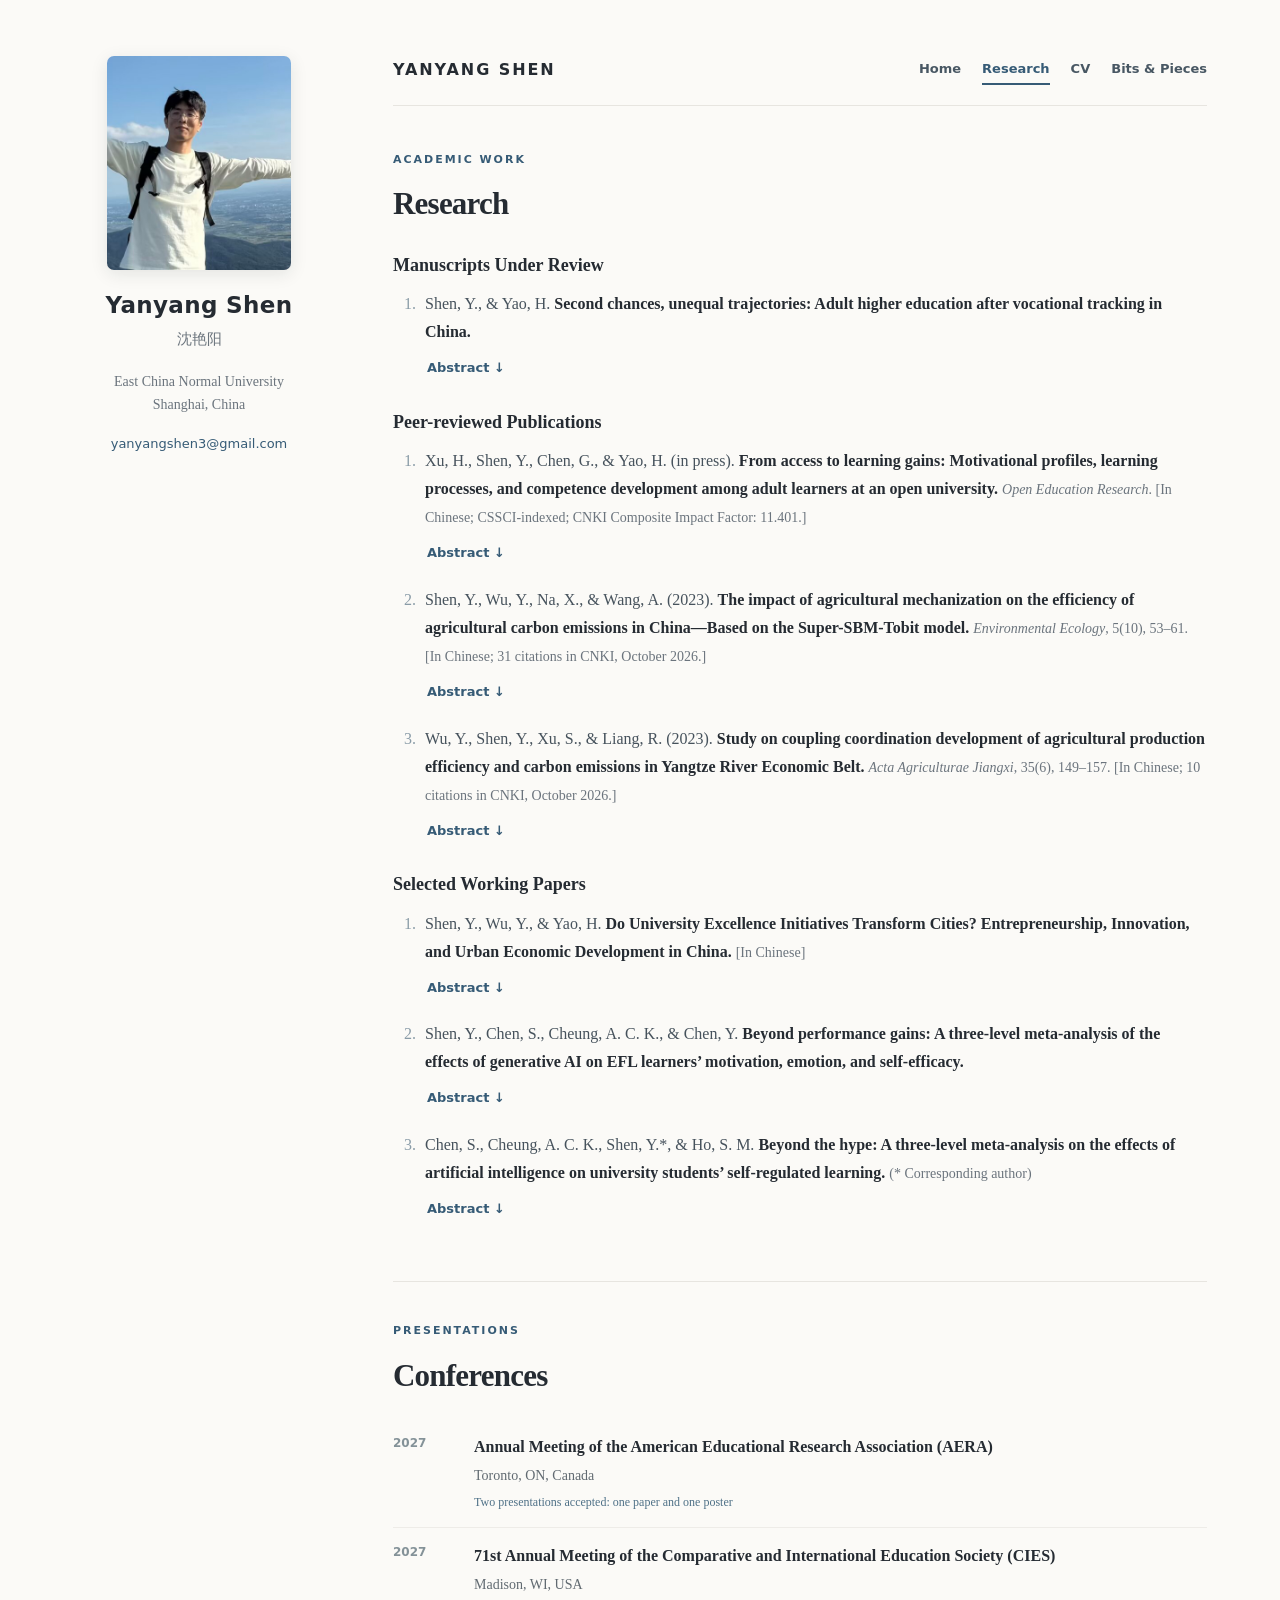
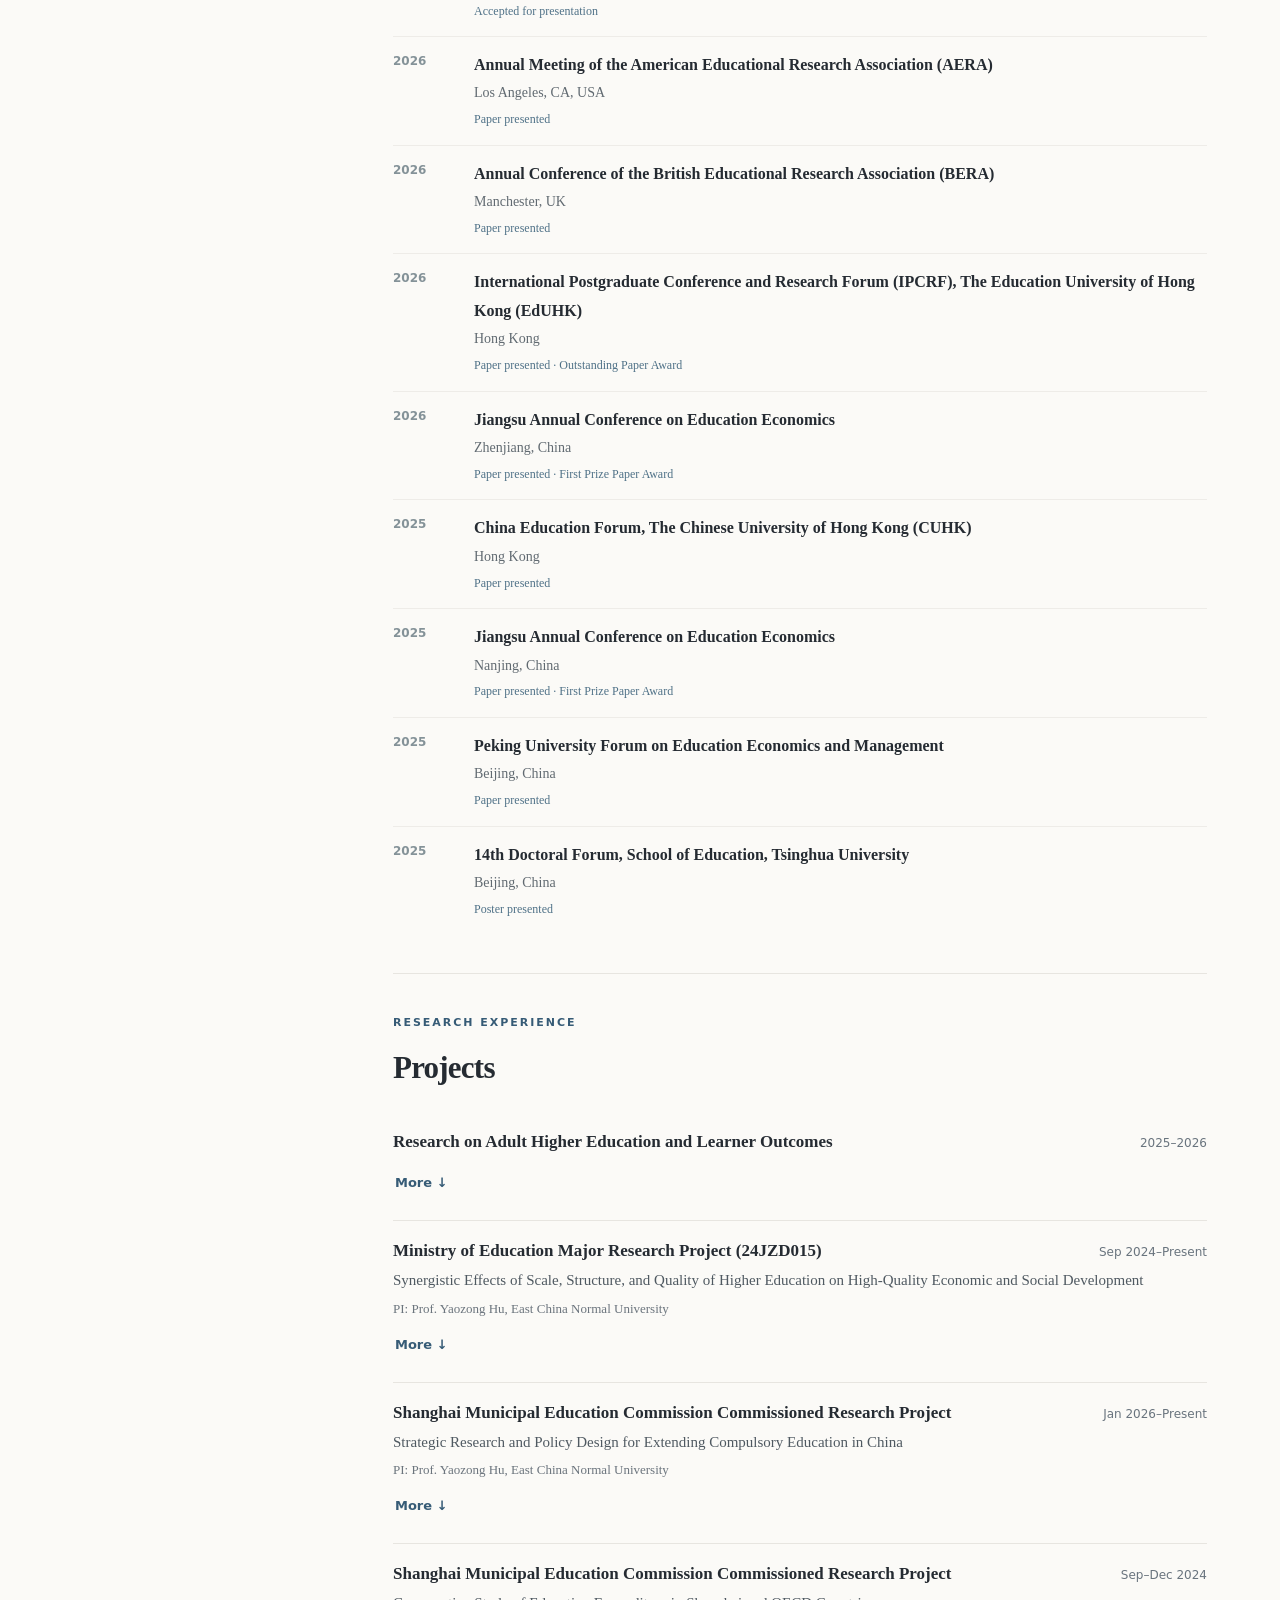
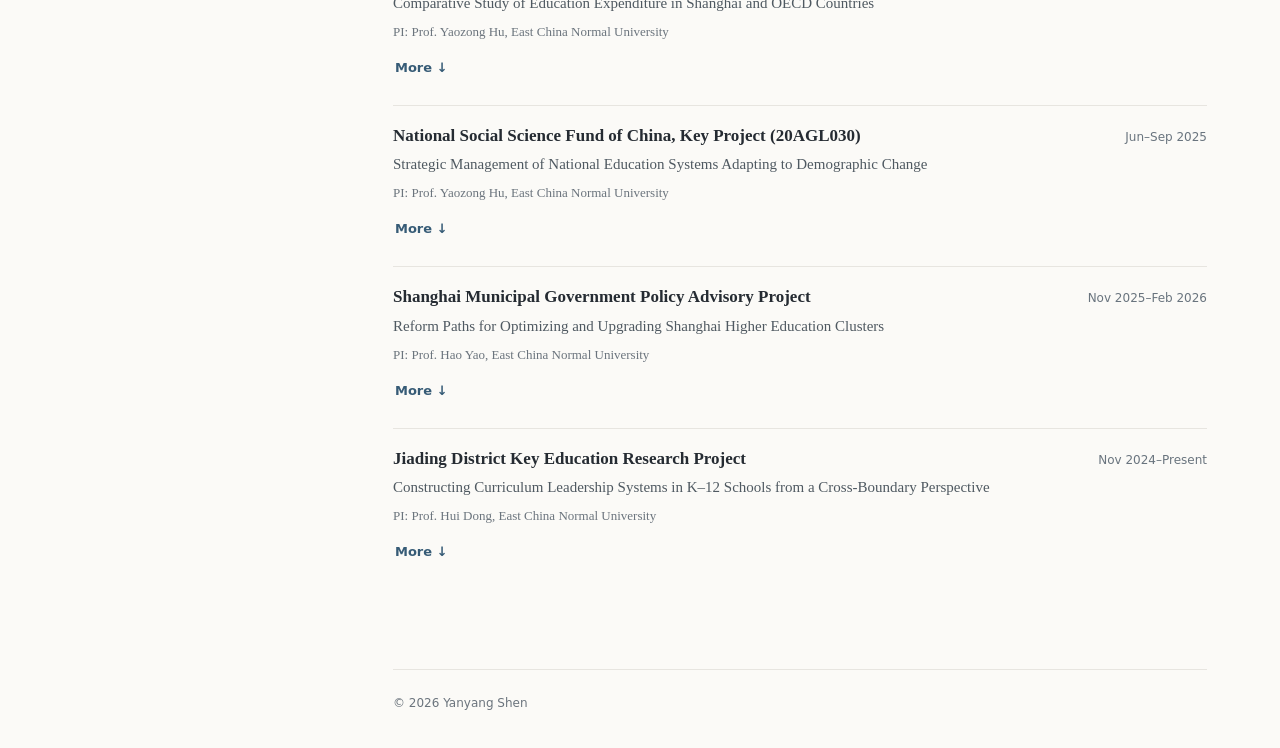
<file: research.html>
<!DOCTYPE html>

<html lang="en">
<head>
<meta charset="utf-8"/>
<meta content="width=device-width, initial-scale=1" name="viewport"/>
<meta content="Personal academic website of Yanyang Shen — education economics, higher education policy, and life beyond research." name="description"/>
<meta content="#fbfaf7" name="theme-color"/>
<title>Research | Yanyang Shen</title>
<link href="styles.css?v=7" rel="stylesheet"/>
<script>
    // Show the opening animation once per browser tab/session.
    try {
      if (!sessionStorage.getItem('ys-intro-seen') && !window.matchMedia('(prefers-reduced-motion: reduce)').matches) {
        document.documentElement.classList.add('play-intro');
      }
    } catch (e) { /* The website also works if storage is unavailable. */ }
  </script>
</head>
<body data-page="research">
<div aria-hidden="true" class="opening-screen">
<div class="opening-inner">
<span class="opening-small">WELCOME TO MY LITTLE CORNER</span>
<span class="opening-name">Yanyang Shen</span>
<span class="opening-rule"></span>
<span class="opening-foot">RESEARCH <span aria-hidden="true">·</span> LIFE <span aria-hidden="true">·</span> NOTES</span>
</div>
</div>
<div class="site-shell">
<aside aria-label="Personal profile" class="sidebar">
<img alt="Portrait of Yanyang Shen" class="avatar portrait" decoding="async" height="324" src="images/profile.png?v=6" width="279"/>
<h1>Yanyang Shen</h1>
<p class="name-chinese" lang="zh-CN">沈艳阳</p>
<p class="affiliation">East China Normal University<br/>Shanghai, China</p>
<a class="email" href="mailto:yanyangshen3@gmail.com">yanyangshen3@gmail.com</a>
</aside>
<main class="content" id="main-content">
<header class="site-header">
<a aria-label="Yanyang Shen — Home" class="brand" href="index.html">YANYANG SHEN</a>
<nav aria-label="Main navigation">
<a href="index.html">Home</a>
<a aria-current="page" href="research.html">Research</a>
<a href="cv.html">CV</a>
<a href="life.html">Bits &amp; Pieces</a>
</nav>
</header>
<section aria-labelledby="page-title" class="page-section">
<p class="eyebrow">ACADEMIC WORK</p><h2 id="page-title">Research</h2>
<h3>Manuscripts Under Review</h3><ol class="pub-list">
<li><span class="pub-authors">Shen, Y., &amp; Yao, H.</span> <strong>Second chances, unequal trajectories: Adult higher education after vocational tracking in China.</strong> <details class="abstract-details"><summary><span class="more-text">Abstract <span aria-hidden="true">↓</span></span><span class="less-text">Hide abstract <span aria-hidden="true">↑</span></span></summary><div class="abstract-body"><p>Adult higher education is often framed as a second chance for people disadvantaged by earlier educational sorting. This study examines whether vocational- and general-track graduates experience similar income mobility after completing the same level of adult higher education in China. Using survey data from 11,408 associate-degree graduates, we use ordered logistic regression and a series of robustness checks. Vocational-track graduates are 3.8 percentage points less likely to experience upward income mobility. They also devote less time to academic reading and independent study and show slightly smaller gains in lifelong learning capacity, whereas general and professional competency gains differ little between tracks. The mobility gap is concentrated among private-sector workers, graduates who remain with the same employer, and those with weaker field alignment. The findings show that inequality can persist after later educational attainment converges, as formally similar qualifications are converted into mobility under different learning and employment conditions.</p></div></details></li>
</ol>
<h3>Peer-reviewed Publications</h3><ol class="pub-list">
<li><span class="pub-authors">Xu, H., Shen, Y., Chen, G., &amp; Yao, H. (in press).</span> <strong>From access to learning gains: Motivational profiles, learning processes, and competence development among adult learners at an open university.</strong> <span class="pub-note"><em>Open Education Research</em>. [In Chinese; CSSCI-indexed; CNKI Composite Impact Factor: 11.401.]</span><details class="abstract-details"><summary><span class="more-text">Abstract <span aria-hidden="true">↓</span></span><span class="less-text">Hide abstract <span aria-hidden="true">↑</span></span></summary><div class="abstract-body"><p>Open universities have expanded adults’ opportunities to return to higher education, but educational access does not necessarily translate into learning gains. Drawing on survey data from 9,880 graduates in the 2024 cohort of a large public open university in eastern China, this study uses Illeris’s comprehensive theory of learning as an analytical framework and applies latent class analysis and regression analysis to examine adult learners’ enrollment motivation profiles, learning processes, and competence development. The results identify four groups of adult learners: routine enrollees, flexibility-oriented learners, professionally oriented learners, and broadly affirmative learners. The four groups differ markedly in learning participation, supportive learning environments, and learning constraints. Flexibility-oriented learners face more pronounced time constraints; professionally oriented learners show advantages in professional competence and lifelong learning competence; and broadly affirmative learners report stronger development across competence dimensions. After learning-process variables are included, differences in competence development across motivational profiles narrow substantially, while interactive learning participation and supportive learning environments show particularly stable associations with competence development. The findings suggest that open universities should not only expand educational opportunities but also pay closer attention to heterogeneous learner needs, strengthen instructional interaction and process support, and facilitate the translation of educational opportunities into substantive competence development.</p></div></details></li>
<li><span class="pub-authors">Shen, Y., Wu, Y., Na, X., &amp; Wang, A. (2023).</span> <strong>The impact of agricultural mechanization on the efficiency of agricultural carbon emissions in China—Based on the Super-SBM-Tobit model.</strong> <span class="pub-note"><em>Environmental Ecology</em>, 5(10), 53–61. [In Chinese; 31 citations in CNKI, October 2026.]</span><details class="abstract-details"><summary><span class="more-text">Abstract <span aria-hidden="true">↓</span></span><span class="less-text">Hide abstract <span aria-hidden="true">↑</span></span></summary><div class="abstract-body"><p>With the proposal of the “dual carbon” goal, carbon reduction has become an important task for agricultural development. In order to help China's agricultural low-carbon development from the perspective of agricultural mechanization and explore its impact on China’s agricultural carbon emission efficiency, based on the panel data related to agricultural production in 31 provinces (cities, autonomous regions) of China from 2011 to 2020, comprehensively used the Super SBM model and Tobit model to calculate the carbon emission efficiency of China's provincial agriculture, and focused on analyzing the impact of agricultural mechanization level on agricultural carbon emission efficiency. The research results indicate that: The average agricultural carbon emission efficiency in China from 2011 to 2020 is 0.925, with an average annual growth rate of 2.744%. The overall agricultural carbon emission efficiency is steadily improving, but there is still significant room for improvement, and there are significant differences among regions; The level of agricultural mechanization has a positive correlation with agricultural carbon emission efficiency at a significant level of 1%. Improving the level of agricultural mechanization development, promoting the synergy between agricultural production development and energy conservation and emission reduction, is the only way for China to move towards the goal of “dual carbon” under the New Normal in the New Era. Based on the above conclusions, the article proposes suggestions from four perspectives: technological innovation, adapting to local conditions, policy support, and building agricultural mechanization service organizations.</p></div></details></li>
<li><span class="pub-authors">Wu, Y., Shen, Y., Xu, S., &amp; Liang, R. (2023).</span> <strong>Study on coupling coordination development of agricultural production efficiency and carbon emissions in Yangtze River Economic Belt.</strong> <span class="pub-note"><em>Acta Agriculturae Jiangxi</em>, 35(6), 149–157. [In Chinese; 10 citations in CNKI, October 2026.]</span><details class="abstract-details"><summary><span class="more-text">Abstract <span aria-hidden="true">↓</span></span><span class="less-text">Hide abstract <span aria-hidden="true">↑</span></span></summary><div class="abstract-body"><p>Based on the panel data of 11 provinces and cities in the Yangtze River Economic Belt from 2011 to 2020, this paper measured agricultural production efficiency and carbon emission levels, and analyzed the spatial and temporal changes of the coupling coordination degree and the migration trend of its equilibrium point in the Yangtze River Economic Belt by the coupling coordination degree and the migration model of the center of gravity. The results show that the overall coupling coordination level of Yangtze River Economic Belt is high, and the improvement of production efficiency and carbon emission level is synchronous. The spatial trend of production efficiency, carbon emission level and coupling coordination degree is increasing from southwest to northeast and from inland to coastal. During 2011-2020, the agricultural production efficiency and coupling coordination degree of the Yangtze River Economic Belt show a trend of first decreasing and then increasing, with the fastest rate of the upper reaches, while the agricultural carbon emission intensity shows a trend of fluctuating and decreasing, with the fastest rate of the upper reaches. The difference of coupling coordination degree between regions is decreasing, and the upstream gradually catches up and overtakes the middle and lower reaches. The coupling coordination center of agricultural production efficiency and carbon emission level in the Yangtze River Economic Belt is located at the junction of Hunan and Hubei, which migrates from northeast to southwest and from coastal to inland. According to the above research results, we propose to prioritize the development of upstream areas, formulate policies according to local conditions, and firmly implement policies.</p></div></details></li>
</ol>
<h3>Selected Working Papers</h3><ol class="pub-list">
<li><span class="pub-authors">Shen, Y., Wu, Y., &amp; Yao, H.</span> <strong>Do University Excellence Initiatives Transform Cities? Entrepreneurship, Innovation, and Urban Economic Development in China.</strong> <span class="pub-note">[In Chinese]</span><details class="abstract-details"><summary><span class="more-text">Abstract <span aria-hidden="true">↓</span></span><span class="less-text">Hide abstract <span aria-hidden="true">↑</span></span></summary><div class="abstract-body"><p>Taking the first round of the “Double First-Class” university initiative as a quasi-natural experiment, this study draws on panel data from 285 Chinese cities over the period 2007–2022 and, grounded in regional innovation systems theory, systematically examines the impact of high-level university development on urban entrepreneurship, innovation, and high-quality economic growth. The results show that the “Double First-Class” initiative significantly enhances the level of high-quality economic development in cities, a finding that remains robust across multiple robustness checks. Moreover, the initiative exerts differentiated effects on entrepreneurial activity in traditional manufacturing versus emerging industries, promoting high-quality economic growth by catalyzing industrial transformation and upgrading. At the same time, high-level university development facilitates a shift in the mode of economic development by strengthening industry–university–research collaborative innovation. Heterogeneity analyses further indicate that this quality-enhancing effect is jointly constrained by cities’ resource scarcity and population absorption capacity, exhibiting characteristics of both “timely assistance in adversity” and “adding luster to success.” Based on these findings, the study recommends strengthening governmental coordination and differentiated support to amplify the regional multiplier effects of the “Double First-Class” initiative; guiding firms to become deeply embedded in industry–university–research systems to consolidate an innovation-driven industrial foundation; and promoting the connotative development of universities alongside forward-looking disciplinary layout to reinforce the fundamental underpinnings of high-quality development.</p></div></details></li>
<li><span class="pub-authors">Shen, Y., Chen, S., Cheung, A. C. K., &amp; Chen, Y.</span> <strong>Beyond performance gains: A three-level meta-analysis of the effects of generative AI on EFL learners’ motivation, emotion, and self-efficacy.</strong> <span class="pub-note"></span><details class="abstract-details"><summary><span class="more-text">Abstract <span aria-hidden="true">↓</span></span><span class="less-text">Hide abstract <span aria-hidden="true">↑</span></span></summary><div class="abstract-body"><p>Generative artificial intelligence (GenAI) is increasingly embedded in English as a foreign language (EFL) instruction, yet evidence on its psychological effects remains fragmented across motivation, emotion, and self-efficacy. This three-level meta-analysis synthesized 90 effect sizes from 41 (quasi-) experimental studies to estimate GenAI’s effects on these outcomes separately while accounting for dependent effects within studies. GenAI-supported instruction produced significant favorable effects on motivation (g = 0.793, p &lt; .001), emotion (g = 0.569, p &lt; .001), and self-efficacy (g = 0.782, p &lt; .05). Substantial heterogeneity was attributable to between-study variance, while none of the 23 omnibus moderator tests identified significant moderators across learning context, intervention design, or research design. Descriptively, effects were consistently larger with substantive human support, while pedagogical functions showed different profiles across outcomes: feedback was largest for motivation, tutoring/scaffolding for emotion, and conversation/interaction for self-efficacy. These findings indicate that GenAI can support distinct dimensions of EFL learners’ psychological experience, while broad contextual and design categories do not yet reliably explain variation in effect magnitude. More fine-grained attention to how GenAI functions within particular learning activities may better clarify when and how these psychological benefits emerge.</p></div></details></li>
<li><span class="pub-authors">Chen, S., Cheung, A. C. K., Shen, Y.*, &amp; Ho, S. M.</span> <strong>Beyond the hype: A three-level meta-analysis on the effects of artificial intelligence on university students’ self-regulated learning.</strong> <span class="pub-note">(* Corresponding author)</span><details class="abstract-details"><summary><span class="more-text">Abstract <span aria-hidden="true">↓</span></span><span class="less-text">Hide abstract <span aria-hidden="true">↑</span></span></summary><div class="abstract-body"><p>Despite rapid growth in research on the effects of artificial intelligence (AI) on self-regulated learning (SRL), meta-analytic evidence remains scarce. This three-level meta-analysis demonstrates that AI has a small but significant positive effect on university students’ SRL (g = 0.34). Although the moderator analyses did not reveal statistically significant between-group differences, several descriptive trends merit attention. AI appeared to be more beneficial for cognitive engagement (g = 0.40), metacognitive knowledge (g = 0.39), the performance phase (g = 0.33), and self-reflection (g = 0.39), while its effects on motivational beliefs, resource management, and the forethought phase remained limited. AI also appeared to show relatively stronger positive effects in programming (g = 0.34). In terms of AI application, adaptive systems and personalization (g = 0.34), as well as intelligent tutoring systems (g = 0.39), yielded significant but small effects, whereas assessment and evaluation did not. Moreover, significant effects were observed only for standardized measures (g = 0.37), not for non-standardized measures. Significant effects were found in classroom settings (g = 0.35), but not in lab or online settings, and only studies conducted in Eastern regions produced significant effect sizes compared with those conducted in Western regions. These findings underscore the need for more design-sensitive AI-SRL interventions and warrant cautious interpretation of generalized claims regarding AI’s transformative impact on SRL.</p></div></details></li>
</ol>
</section>
<section aria-labelledby="conference-heading" class="page-section">
<p class="eyebrow">PRESENTATIONS</p><h2 id="conference-heading">Conferences</h2>
<ul class="conference-list">
<li><span class="conf-year">2027</span><div><strong>Annual Meeting of the American Educational Research Association (AERA)</strong><p class="conf-meta">Toronto, ON, Canada</p><p class="conf-status">Two presentations accepted: one paper and one poster</p></div></li>
<li><span class="conf-year">2027</span><div><strong>71st Annual Meeting of the Comparative and International Education Society (CIES)</strong><p class="conf-meta">Madison, WI, USA</p><p class="conf-status">Accepted for presentation</p></div></li>
<li><span class="conf-year">2026</span><div><strong>Annual Meeting of the American Educational Research Association (AERA)</strong><p class="conf-meta">Los Angeles, CA, USA</p><p class="conf-status">Paper presented</p></div></li>
<li><span class="conf-year">2026</span><div><strong>Annual Conference of the British Educational Research Association (BERA)</strong><p class="conf-meta">Manchester, UK</p><p class="conf-status">Paper presented</p></div></li>
<li><span class="conf-year">2026</span><div><strong>International Postgraduate Conference and Research Forum (IPCRF), The Education University of Hong Kong (EdUHK)</strong><p class="conf-meta">Hong Kong</p><p class="conf-status">Paper presented · Outstanding Paper Award</p></div></li>
<li><span class="conf-year">2026</span><div><strong>Jiangsu Annual Conference on Education Economics</strong><p class="conf-meta">Zhenjiang, China</p><p class="conf-status">Paper presented · First Prize Paper Award</p></div></li>
<li><span class="conf-year">2025</span><div><strong>China Education Forum, The Chinese University of Hong Kong (CUHK)</strong><p class="conf-meta">Hong Kong</p><p class="conf-status">Paper presented</p></div></li>
<li><span class="conf-year">2025</span><div><strong>Jiangsu Annual Conference on Education Economics</strong><p class="conf-meta">Nanjing, China</p><p class="conf-status">Paper presented · First Prize Paper Award</p></div></li>
<li><span class="conf-year">2025</span><div><strong>Peking University Forum on Education Economics and Management</strong><p class="conf-meta">Beijing, China</p><p class="conf-status">Paper presented</p></div></li>
<li><span class="conf-year">2025</span><div><strong>14th Doctoral Forum, School of Education, Tsinghua University</strong><p class="conf-meta">Beijing, China</p><p class="conf-status">Poster presented</p></div></li>
</ul>
</section>
<section aria-labelledby="projects-heading" class="page-section">
<p class="eyebrow">RESEARCH EXPERIENCE</p><h2 id="projects-heading">Projects</h2>
<article class="entry project-entry"><div class="entry-heading"><h3>Research on Adult Higher Education and Learner Outcomes</h3><time>2025–2026</time></div>
<details class="project-details"><summary><span class="more-text">More <span aria-hidden="true">↓</span></span><span class="less-text">Less <span aria-hidden="true">↑</span></span></summary><ul>
<li>Designed and led a first-author study of 11,408 adult higher education graduates in China, using ordered logistic regression, matching, weighting, and sensitivity analyses to examine disparities in wage mobility associated with secondary vocational tracking and their heterogeneity across employment contexts.</li>
<li>Contributed to a study of 9,880 adult learners at an open university using latent class analysis and regression to examine motivational profiles, learning processes, and competence development; independently drafted the full initial manuscript and participated in subsequent revisions, resulting in a second-author publication accepted by Open Education Research (CSSCI-indexed).</li>
</ul></details></article>
<article class="entry project-entry"><div class="entry-heading"><h3>Ministry of Education Major Research Project (24JZD015)</h3><time>Sep 2024–Present</time></div>
<p class="project-title">Synergistic Effects of Scale, Structure, and Quality of Higher Education on High-Quality Economic and Social Development</p>
<p class="project-pi">PI: Prof. Yaozong Hu, East China Normal University</p>
<details class="project-details"><summary><span class="more-text">More <span aria-hidden="true">↓</span></span><span class="less-text">Less <span aria-hidden="true">↑</span></span></summary><ul>
<li>Conceived and led a first-author difference-in-differences study using panel data from 285 Chinese cities (2007–2022) to evaluate the effects of China's Double First-Class university initiative on entrepreneurship, innovation, university–industry collaboration, and urban economic development.</li>
<li>Developing my master’s thesis on how changes in university program structures relate to emerging industry development, using longitudinal administrative data and text-based measures of program–industry alignment.</li>
</ul></details></article>
<article class="entry project-entry"><div class="entry-heading"><h3>Shanghai Municipal Education Commission Commissioned Research Project</h3><time>Jan 2026–Present</time></div>
<p class="project-title">Strategic Research and Policy Design for Extending Compulsory Education in China</p>
<p class="project-pi">PI: Prof. Yaozong Hu, East China Normal University</p>
<details class="project-details"><summary><span class="more-text">More <span aria-hidden="true">↓</span></span><span class="less-text">Less <span aria-hidden="true">↑</span></span></summary><ul>
<li>Independently drafted the education-finance section of a faculty-led policy study on extending compulsory education in China, examining the allocation of fiscal authority and expenditure responsibilities between central and local governments.</li>
<li>Compiled and analyzed national budget accounts, education expenditure statistics, and student-aid reports from 2015–2024 to estimate intergovernmental expenditure shares and transfer payments across education levels and develop financing options for expanded free and compulsory education.</li>
</ul></details></article>
<article class="entry project-entry"><div class="entry-heading"><h3>Shanghai Municipal Education Commission Commissioned Research Project</h3><time>Sep–Dec 2024</time></div>
<p class="project-title">Comparative Study of Education Expenditure in Shanghai and OECD Countries</p>
<p class="project-pi">PI: Prof. Yaozong Hu, East China Normal University</p>
<details class="project-details"><summary><span class="more-text">More <span aria-hidden="true">↓</span></span><span class="less-text">Less <span aria-hidden="true">↑</span></span></summary><ul>
<li>Independently prepared a comparative policy analysis of doctoral education in Shanghai and OECD countries, examining doctoral attainment, STEM field composition, and program expansion, and developed recommendations on doctoral education funding and disciplinary allocation.</li>
</ul></details></article>
<article class="entry project-entry"><div class="entry-heading"><h3>National Social Science Fund of China, Key Project (20AGL030)</h3><time>Jun–Sep 2025</time></div>
<p class="project-title">Strategic Management of National Education Systems Adapting to Demographic Change</p>
<p class="project-pi">PI: Prof. Yaozong Hu, East China Normal University</p>
<details class="project-details"><summary><span class="more-text">More <span aria-hidden="true">↓</span></span><span class="less-text">Less <span aria-hidden="true">↑</span></span></summary><ul>
<li>Co-authored the chapter on China’s vocational bachelor’s pilot, analyzing policy formulation, diffusion, implementation, and institutional transition pathways through policy-process frameworks and comparative case evidence.</li>
<li>Led the student writing team for the approximately 130,000-word vocational education section of the project book manuscript, coordinating chapter structure, task allocation, and manuscript development with the PI.</li>
</ul></details></article>
<article class="entry project-entry"><div class="entry-heading"><h3>Shanghai Municipal Government Policy Advisory Project</h3><time>Nov 2025–Feb 2026</time></div>
<p class="project-title">Reform Paths for Optimizing and Upgrading Shanghai Higher Education Clusters</p>
<p class="project-pi">PI: Prof. Hao Yao, East China Normal University</p>
<details class="project-details"><summary><span class="more-text">More <span aria-hidden="true">↓</span></span><span class="less-text">Less <span aria-hidden="true">↑</span></span></summary><ul>
<li>Independently authored a comparative case-study chapter on Greater Boston, using regional innovation systems and Triple Helix frameworks to examine how universities function as anchor institutions across government-led, university-led, and industry-led innovation spaces.</li>
</ul></details></article>
<article class="entry project-entry"><div class="entry-heading"><h3>Jiading District Key Education Research Project</h3><time>Nov 2024–Present</time></div>
<p class="project-title">Constructing Curriculum Leadership Systems in K–12 Schools from a Cross-Boundary Perspective</p>
<p class="project-pi">PI: Prof. Hui Dong, East China Normal University</p>
<details class="project-details"><summary><span class="more-text">More <span aria-hidden="true">↓</span></span><span class="less-text">Less <span aria-hidden="true">↑</span></span></summary><ul>
<li>Served as the sole student researcher in the proposal-development stage; co-developed the research topic with the PI and drafted the full initial proposal, including the literature review, conceptual framework, mixed-methods research design, implementation plan, and expected outcomes.</li>
<li>Developing a conceptual paper with the PI that draws on Honig’s perspective on educational complexity to reconceptualize curriculum leadership and propose a three-dimensional framework for “Curriculum Leadership 2.0.”</li>
</ul></details></article>
</section>
<footer>
<span>© <span class="year">2026</span> Yanyang Shen</span>
</footer>
</main>
</div>
<script defer="" src="script.js?v=5"></script>
</body>
</html>
</file>
<file: styles.css>
/* Yanyang Shen · personal academic website v3 */
:root{color-scheme:light;--paper:#fbfaf7;--surface:#fff;--ink:#252b32;--muted:#6b747d;--line:#e7e5e0;--accent:#365b76;--tint:#f0f3f3;--photo:#e9eceb}
*{box-sizing:border-box}
html{scroll-behavior:smooth}
body{margin:0;background:var(--paper);color:var(--ink);font:16px/1.78 Georgia,'Times New Roman',serif;-webkit-font-smoothing:antialiased}
a{color:var(--accent);text-decoration:none}a:hover{text-decoration:underline}a:focus-visible,summary:focus-visible{outline:2px solid var(--accent);outline-offset:4px}
.site-shell{max-width:1210px;margin:0 auto;padding:49px 38px 32px;display:grid;grid-template-columns:252px minmax(0,1fr);gap:68px;min-height:100vh}
.sidebar{position:sticky;top:48px;align-self:start;text-align:center;padding-top:7px}.avatar{width:178px;height:178px;border-radius:50%;margin:0 auto 23px;display:flex;align-items:center;justify-content:center;background:#d6e1e7;color:#3a6078;font:700 52px/1 system-ui,sans-serif;letter-spacing:.04em}.portrait{display:block;object-fit:cover}.sidebar h1{font:700 23px/1.25 system-ui,-apple-system,'Segoe UI',sans-serif;letter-spacing:.015em;margin:0}.name-chinese{margin:5px 0 15px;color:var(--muted);font-size:15px}.role{font:600 14px/1.6 system-ui,sans-serif;margin:0 0 14px}.affiliation{color:var(--muted);font-size:14px;line-height:1.65;margin:0 0 13px}.email{font:13px/1.6 system-ui,sans-serif;overflow-wrap:anywhere}.sidebar-rule{height:1px;background:var(--line);margin:26px auto 18px;width:78%}.small-note{font-size:12px;color:var(--muted);line-height:1.7;margin:0}
.content{min-width:0;display:flex;flex-direction:column}.site-header{display:flex;justify-content:space-between;gap:24px;align-items:center;padding:8px 0 20px;border-bottom:1px solid var(--line);margin-bottom:46px}.brand{font:700 16px/1.3 system-ui,sans-serif;letter-spacing:.12em;white-space:nowrap;color:var(--ink)}.brand:hover{text-decoration:none;color:var(--accent)}.site-header nav{display:flex;gap:21px;justify-content:flex-end;flex-wrap:wrap}.site-header nav a{font:600 13px/1.5 system-ui,-apple-system,sans-serif;color:#485763;padding:2px 0 6px;position:relative}.site-header nav a::after{content:"";display:block;height:2px;position:absolute;left:0;right:100%;bottom:0;background:var(--accent);transition:right .2s ease}.site-header nav a:hover,.site-header nav a[aria-current=page]{color:var(--accent);text-decoration:none}.site-header nav a:hover::after,.site-header nav a[aria-current=page]::after{right:0}
.page-section{padding:0 0 39px;border-bottom:1px solid var(--line);margin-bottom:41px}.page-section:last-of-type{border-bottom:none}.page-section h2{font-size:31px;font-weight:600;letter-spacing:-.025em;line-height:1.32;margin:0 0 23px}.page-section h3{font-size:18px;line-height:1.4;font-weight:600;margin:28px 0 12px}.page-section p{margin:0 0 16px}.eyebrow{font:700 11px/1.5 system-ui,-apple-system,sans-serif;text-transform:uppercase;letter-spacing:.18em;color:var(--accent);margin:0 0 12px}.section-intro{color:#58656d}.home-intro{max-width:740px;border-bottom:none;min-height:350px}.home-intro h2{font-size:35px;margin-bottom:25px}.home-intro p{font-size:17px;line-height:1.9;margin-bottom:20px}.soft-note{margin-top:30px!important;padding-top:17px;border-top:1px solid var(--line);font-size:14px!important;font-style:italic;color:#8b9194}
.pub-list{padding-left:27px;margin:0}.pub-list li{padding-left:5px;margin-bottom:17px}.pub-list li::marker{color:#899ba7}.item-meta{display:block;color:var(--muted);font-size:14px;line-height:1.65;margin:3px 0 0}.muted{color:var(--muted)}.fine-print{font:13px/1.7 system-ui,sans-serif;color:var(--muted);margin-top:24px!important}.conference-list{padding:0;margin:0;list-style:none}.conference-list li{display:grid;grid-template-columns:67px 1fr;gap:14px;border-bottom:1px solid #eeece8;padding:14px 0}.conference-list li:last-child{border-bottom:0}.conf-year{font:600 12px/1.8 system-ui,sans-serif;color:#849298}.conference-list strong{font-weight:600}.conference-list p{color:var(--muted);font-size:14px;margin:2px 0 0}.entry{margin:0 0 27px}.entry-heading{display:flex;align-items:baseline;justify-content:space-between;gap:12px}.entry-heading h3{margin:0 0 8px}.entry-heading time{white-space:nowrap;font:12px/1.4 system-ui,sans-serif;color:var(--muted)}.entry p{margin:0}.extra{background:#f5f6f5;border:1px solid var(--line);padding:14px 18px;margin-top:4px;border-radius:6px}.extra summary{cursor:pointer;color:var(--accent);font:600 14px/1.5 system-ui,sans-serif}.extra ul{margin:15px 0 0;padding-left:18px}.extra li{margin-bottom:8px}
.cv-preview{display:flex;gap:32px;align-items:center;border:1px solid var(--line);border-radius:7px;background:var(--surface);padding:30px;margin:36px 0 20px}.cv-paper{width:142px;min-width:142px;height:198px;background:#fdfdfc;border:1px solid #deded9;box-shadow:0 6px 17px #30465714;padding:18px 13px;transform:rotate(-2deg)}.cv-paper-head{height:10px;width:61%;margin-bottom:18px;background:#929da2}.cv-paper-head.small{height:5px;width:55%;margin:21px 0 10px}.cv-paper>span{display:block;height:4px;margin-bottom:9px;background:#e3e5e4}.cv-paper>span.short{width:56%}.cv-paper>span.medium{width:76%}.cv-preview-copy h3{font-size:23px;margin:7px 0 5px}.cv-preview-copy p{color:var(--muted)}.cv-label{color:var(--accent);font:700 11px/1.5 system-ui,sans-serif;letter-spacing:.15em}.cv-soon{display:inline-block;border:1px dashed #aab8bf;background:#f6f8f8;color:#758088;padding:9px 12px;border-radius:4px;font:13px/1.5 system-ui,sans-serif}.download-button{display:inline-block;border:1px solid var(--accent);background:var(--accent);color:white;border-radius:4px;padding:9px 15px;font:600 13px/1.5 system-ui,sans-serif}.download-button:hover{background:#2b4b61;color:white;text-decoration:none}
.life-page{border-bottom:none}.life-page h2{font-size:32px;letter-spacing:.04em;font-family:'Noto Serif CJK SC','Songti SC','SimSun',Georgia,serif}.life-page .life-intro{font:16px/2.05 -apple-system,BlinkMacSystemFont,'Segoe UI','PingFang SC','Microsoft Yahei',sans-serif;color:#505d61;max-width:690px}.notebook-line{font:12px/1.8 system-ui,sans-serif;color:#8b9998;border-bottom:1px solid var(--line);display:flex;justify-content:space-between;gap:15px;padding:16px 0 12px}.life-entry{padding:38px 0 29px;border-bottom:1px solid var(--line)}.life-entry.last-entry{border-bottom:0}.entry-number{font:600 11px/1.4 system-ui,sans-serif;letter-spacing:.18em;color:#97a7a8}.life-entry h3{margin:10px 0;font:600 23px/1.45 'Noto Serif CJK SC','Songti SC','SimSun',Georgia,serif}.life-entry .life-caption{font:14px/1.95 -apple-system,BlinkMacSystemFont,'Segoe UI','PingFang SC','Microsoft Yahei',sans-serif;color:#727d81;max-width:625px;margin-bottom:19px}.photo-strip{display:grid;gap:17px;align-items:start;margin:8px 0 3px}.two-photos{grid-template-columns:1fr 1.2fr}.two-photos.reverse{grid-template-columns:1.2fr 1fr}.three-photos{grid-template-columns:repeat(3,1fr);gap:13px}.photo-strip figure{margin:0;min-width:0}.photo-slot{display:flex;align-items:center;justify-content:center;background:var(--photo);border:1px dashed #c9d4d2;border-radius:3px;letter-spacing:.12em;color:#99aaa7;font:700 10px/1.5 system-ui,sans-serif}.photo-slot.tall{aspect-ratio:4/5}.photo-slot.wide{aspect-ratio:4/3}.photo-slot.square{aspect-ratio:1/1}.photo-strip img{display:block;object-fit:cover;width:100%;border-radius:3px}.photo-strip figcaption{margin:8px 0 0;font:12px/1.6 -apple-system,'PingFang SC','Microsoft Yahei',sans-serif;color:#8b9998}
footer{margin-top:auto;padding:24px 0 3px;border-top:1px solid var(--line);display:flex;justify-content:space-between;flex-wrap:wrap;gap:10px;color:var(--muted);font:12px/1.6 system-ui,sans-serif}
/* Opening animation: shown only once per tab. Disable by setting ENABLE_INTRO=false in script.js. */
.opening-screen{display:none}.play-intro .opening-screen{position:fixed;z-index:10000;inset:0;background:#f4f3ef;display:flex;align-items:center;justify-content:center;text-align:center;padding:25px;animation:intro-exit .55s ease 1.45s forwards}.opening-inner{display:flex;flex-direction:column;align-items:center}.opening-small,.opening-foot{font:600 11px/1.6 system-ui,sans-serif;letter-spacing:.21em;color:#8c9c9f;opacity:0;animation:intro-appear .65s ease .16s forwards}.opening-name{font:400 clamp(35px,5.5vw,70px)/1.3 Georgia,'Times New Roman',serif;letter-spacing:-.035em;color:#344d60;margin:13px 0 21px;opacity:0;transform:translateY(10px);animation:intro-name .8s ease .22s forwards}.opening-rule{height:1px;width:134px;background:#7993a0;transform:scaleX(0);animation:intro-rule .75s ease .53s forwards}.opening-foot{margin-top:19px;animation-delay:.58s}@keyframes intro-appear{to{opacity:1}}@keyframes intro-name{to{opacity:1;transform:translateY(0)}}@keyframes intro-rule{to{transform:scaleX(1)}}@keyframes intro-exit{to{opacity:0;visibility:hidden;pointer-events:none}}
@media(max-width:980px){.site-shell{grid-template-columns:210px minmax(0,1fr);gap:35px;padding:35px 23px}.site-header{display:block}.site-header nav{justify-content:flex-start;margin-top:15px;gap:17px}.avatar{width:148px;height:148px;font-size:44px}}
@media(max-width:680px){body{font-size:15px}.site-shell{display:block;padding:22px 18px}.sidebar{position:static;max-width:500px;margin:0 auto 29px}.avatar{width:112px;height:112px;font-size:34px;margin-bottom:13px}.sidebar-rule,.small-note{display:none}.sidebar h1{font-size:21px}.affiliation,.role{margin-bottom:7px}.site-header{margin-bottom:31px}.site-header nav{gap:12px 18px}.page-section h2{font-size:27px}.home-intro h2{font-size:30px}.home-intro p{font-size:16px}.entry-heading{display:block}.entry-heading time{display:block;margin-bottom:9px}.conference-list li{grid-template-columns:58px 1fr;gap:11px}.cv-preview{padding:22px;gap:18px}.cv-paper{width:98px;min-width:98px;height:143px;padding:12px 9px}.cv-preview-copy h3{font-size:19px}.two-photos,.two-photos.reverse{grid-template-columns:1fr 1fr;gap:10px}.three-photos{grid-template-columns:repeat(2,1fr)}.three-photos figure:last-child{grid-column:1/-1;width:50%;margin:auto}.photo-strip figcaption{font-size:11px}.notebook-line{display:block}.notebook-line span+span{display:block;margin-top:4px}}
@media(max-width:390px){.cv-preview{display:block}.cv-paper{margin:0 auto 20px}.cv-preview-copy{text-align:center}.site-header nav{gap:9px 13px}}
@media(prefers-reduced-motion:reduce){html{scroll-behavior:auto}*,*:before,*:after{animation:none!important;transition:none!important}.opening-screen{display:none!important}}

/* V3: the home voice, actual CV, complete research record, notebook-style life */
.home-intro{max-width:790px}
.home-intro h2{letter-spacing:-.035em}
.home-intro .chinese-name-inline{font-family:Georgia,'Noto Serif CJK SC','Songti SC',serif;color:var(--accent);font-size:.73em;white-space:nowrap}
.home-intro .home-closer{padding-top:13px;margin-top:17px;border-top:1px solid var(--line);font-style:italic;color:#59666e;font-size:16px}
.inline-destination{text-decoration:underline;text-underline-offset:4px;font-weight:600}
.pub-list .pub-authors{color:#46525c}
.pub-list .pub-note{color:var(--muted);font-size:14px}
.pub-list li{line-height:1.75;margin-bottom:19px}
.conference-list .conf-status{font-size:12px;color:#4f7187;margin-top:3px}
.conference-list .conf-meta{font-size:14px;color:#616a71}
.project-entry{margin:0;padding:18px 0 22px;border-bottom:1px solid var(--line)}
.project-entry:last-child{border:0}
.project-entry .entry-heading h3{margin:0 0 5px;font-size:17px}
.project-entry .entry-heading time{color:#69747e}
.project-title{color:#4f5961;line-height:1.65;font-size:15px;padding-right:10px}
.project-pi{color:var(--muted);font-size:13px;margin:4px 0 0!important}
.project-details{margin-top:10px}
.project-details summary{cursor:pointer;color:var(--accent);font:600 13px/1.6 system-ui,sans-serif;display:inline-flex;padding:4px 2px;list-style:none;user-select:none}
.project-details summary::-webkit-details-marker{display:none}
.project-details summary:hover{text-decoration:underline;text-underline-offset:3px}
.project-details .less-text{display:none}
.project-details[open] .more-text{display:none}
.project-details[open] .less-text{display:inline}
.project-details ul{background:#f4f5f3;border-left:2px solid #a9bbc4;border-radius:0 4px 4px 0;padding:15px 20px 12px 35px;margin:9px 0 2px}
.project-details li{font-size:14px;line-height:1.75;color:#46545e;margin-bottom:10px}
.project-details li:last-child{margin-bottom:0}
.cv-download-card{display:flex;align-items:center;justify-content:space-between;gap:30px;border:1px solid var(--line);background:#fff;border-radius:8px;padding:29px;margin:27px 0 32px}
.cv-download-card h3{font-size:23px;margin:3px 0 2px}
.cv-download-card p{font-size:14px;color:var(--muted);margin-bottom:19px}
.cv-download-card .pdf-open-link{display:block;margin-top:10px;font:13px/1.6 system-ui,sans-serif}
.cv-sheet-stack{position:relative;width:120px;height:162px;min-width:120px;transform:rotate(-3deg);margin:0 15px}
.cv-sheet{width:112px;height:154px;background:#fafafa;border:1px solid #e0dfd9;position:absolute;top:7px;left:7px;box-shadow:0 6px 14px #17252d1b}
.cv-sheet.front{top:0;left:0;padding:16px 11px}
.cv-sheet-title{height:8px;width:70%;background:#7b8b92;margin-bottom:15px}
.cv-sheet i{display:block;height:3px;width:95%;background:#d1d7d8;margin:8px 0}
.cv-sheet i:nth-of-type(even){width:72%}
.cv-sheet em{display:block;height:5px;width:54%;background:#9eaeb5;margin:13px 0 7px}
.cv-viewer-heading{margin-bottom:13px!important}
.cv-pdf-viewer{display:block;width:100%;height:790px;max-height:78vh;border:1px solid var(--line);border-radius:5px;background:#eee}
.life-page h2{font-family:Georgia,'Times New Roman',serif;letter-spacing:-.02em}
.life-page .subtitle-cn{font:400 16px/1.5 'Noto Serif CJK SC','Songti SC','SimSun',serif;color:#889492;margin-left:11px;white-space:nowrap;letter-spacing:0}
.life-page .life-intro{font:16px/1.95 Georgia,'Times New Roman',serif;color:#535c63}
.scrapbook-entry{padding:35px 0 37px}
.scrapbook-entry:nth-of-type(odd) h3{color:#344b59}
.scrapbook-entry h3{font:600 22px/1.4 Georgia,'Times New Roman',serif;margin:9px 0 8px}
.scrapbook-entry .life-caption{font:14px/1.8 Georgia,'Times New Roman',serif;margin-bottom:17px;color:#6e7a7b}
.scrapbook-photos{max-width:580px;gap:17px;grid-template-columns:1fr 1.05fr}
.scrapbook-entry:nth-of-type(even) .scrapbook-photos{max-width:500px;margin-left:24px}
.scrapbook-photos.single-photo{grid-template-columns:minmax(0,310px)}
.scrapbook-photos .photo-slot.vertical{aspect-ratio:3/4}
.scrapbook-photos .photo-slot.landscape{aspect-ratio:4/3}
.scrapbook-photos .photo-slot.square{aspect-ratio:1/1}
.scrapbook-photos .scrap-photo:nth-child(2){padding-top:17px}
.scrapbook-photos .photo-slot{border-color:#ccd6d2;background:#eeefeb;color:#a2adaa}
.scrapbook-photos figcaption{font-size:11px;font-family:Georgia,'Times New Roman',serif;font-style:italic}
@media(max-width:680px){.cv-pdf-viewer{height:490px;max-height:none}.cv-download-card{padding:19px}.cv-sheet-stack{min-width:75px;width:75px;height:100px;margin-right:0}.cv-sheet{width:72px;height:98px}.cv-sheet.front{padding:8px}.cv-sheet-title{height:5px;margin-bottom:8px}.cv-sheet i{margin:4px 0}.cv-sheet em{margin:8px 0 5px}.scrapbook-entry:nth-of-type(even) .scrapbook-photos{margin-left:0}.scrapbook-photos{gap:10px}.scrapbook-photos .scrap-photo:nth-child(2){padding-top:10px}.life-page .subtitle-cn{display:inline-block;margin-left:7px;font-size:13px}}

/* V4: personal notebook with actual photographs from user's document */
.memory-chapter{padding:38px 0 41px;border-bottom:1px solid var(--line)}
.memory-chapter:last-of-type{border-bottom:0}
.memory-marker{font:600 10px/1.5 system-ui,sans-serif;letter-spacing:.18em;color:#90a09f}
.memory-chapter h3{font:500 clamp(21px,2.3vw,27px)/1.35 Georgia,serif;letter-spacing:-.02em;margin:9px 0 16px;color:#354958}
.memory-chapter p{font:15px/1.94 Georgia,'Times New Roman',serif;color:#4b5760;max-width:720px;margin-bottom:18px}
.memory-chapter em{color:#384d5b}
.memory-photo{margin:0;min-width:0;max-width:100%}
.memory-photo a{display:block;line-height:0}
.memory-photo img{display:block;width:100%;height:auto;max-height:380px;object-fit:contain;object-position:left center;border-radius:3px;box-shadow:0 3px 16px #19242c12}
.memory-photo figcaption{font:italic 12px/1.65 Georgia,serif;color:#829091;margin:8px 0 0}
.memory-feature{max-width:460px;margin:20px 0 22px}
.memory-feature .compact{max-width:350px}.memory-feature .calligraphy-photo{max-width:270px}.memory-feature .award-photo{max-width:290px}.memory-feature .group-photo{max-width:400px}
.travel-gallery{display:grid;grid-template-columns:repeat(3,minmax(0,1fr));column-gap:18px;row-gap:24px;margin:22px 0 11px;align-items:start}
.travel-gallery .memory-photo:nth-child(3n+2){padding-top:23px}
.travel-gallery img{height:180px;object-fit:cover;object-position:center;max-height:none}
.memory-pair{display:grid;grid-template-columns:minmax(0,.8fr) minmax(0,1fr);align-items:start;gap:21px;max-width:650px;margin:20px 0 24px}
.memory-pair img{max-height:310px;object-fit:contain;object-position:left top}
.memory-pair .memory-photo:nth-child(2){padding-top:19px}
.endnote{font:italic 15px/1.8 Georgia,serif;color:#83908f;margin:30px 0 0}
@media(max-width:740px){.travel-gallery{grid-template-columns:repeat(2,minmax(0,1fr));gap:15px}.travel-gallery img{height:170px}.travel-gallery .memory-photo:nth-child(3n+2){padding-top:0}.travel-gallery .memory-photo:nth-child(even){padding-top:18px}}
@media(max-width:480px){.travel-gallery{gap:11px}.travel-gallery img{height:136px}.memory-pair{gap:12px}.memory-pair img{max-height:245px}.memory-photo figcaption{font-size:11px}.memory-chapter{padding:30px 0}.memory-chapter p{font-size:14px}}


/* V5 polish: restrained sidebar, personal photo and natural photo dimensions. */
.sidebar img.avatar.portrait {
  display:block;
  width:min(100%,184px);
  height:auto;
  aspect-ratio:279/324;
  object-fit:cover;
  object-position:center top;
  border-radius:7px;
  background:transparent;
  box-shadow:0 4px 17px rgba(24,36,44,.10);
  margin:0 auto 21px;
  letter-spacing:normal;
}
.sidebar .name-chinese { margin:7px 0 17px; }
.sidebar .affiliation { margin-top:0; }
/* Use system Kai-style fonts for Chinese characters, without bundling fonts. */
[lang="zh-CN"], .name-chinese, .home-intro .chinese-name-inline {
  font-family:'Kaiti SC','STKaiti','KaiTi','楷体','Kaiti','DFKai-SB','KaiTi_GB2312',serif;
  font-weight:400;
  font-style:normal;
}
/* Original V4 used width:100% with max-height and object-fit:contain,
   which letterboxed tall photographs inside the image box. Use intrinsic
   ratio and place the frame/shadow directly around the visible photograph. */
.memory-photo:not(.travel-photo) img {
  width:auto;
  max-width:100%;
  height:auto;
  max-height:420px;
  object-fit:initial;
  object-position:initial;
}
.memory-photo.calligraphy-photo img { max-height:495px; }
.memory-pair .memory-photo img { max-height:330px; }
/* Only travel-gallery images are intentionally cropped into consistent tiles. */
.travel-gallery .memory-photo img {
  display:block;
  width:100%;
  max-width:100%;
  height:180px;
  max-height:none;
  object-fit:cover;
  object-position:center;
}
@media(max-width:980px){
  .sidebar img.avatar.portrait {width:min(100%,158px)}
}
@media(max-width:680px){
  .sidebar img.avatar.portrait {width:125px; margin-bottom:12px}
  .sidebar .name-chinese {margin:5px 0 9px}
  .travel-gallery .memory-photo img {height:170px}
}
@media(max-width:480px){
  .travel-gallery .memory-photo img {height:136px}
  .memory-pair .memory-photo img {max-height:250px}
}


/* V6: handcrafted galleries for travel, calligraphy, school outreach and Tsukuba memories. */
.calligraphy-pair { grid-template-columns:minmax(0,0.75fr) minmax(0,1.15fr);max-width:760px;align-items:center;gap:22px; }
.calligraphy-pair .memory-photo:nth-child(2){padding-top:0;}
.calligraphy-pair .calligraphy-photo{max-width:260px;}
.calligraphy-pair .temple-photo{max-width:420px;}
.calligraphy-pair .temple-photo img{max-height:none;width:100%;height:auto;}
.exchange-gallery,.memory-teaching-grid{display:grid;grid-template-columns:repeat(2,minmax(0,1fr));gap:24px 19px;align-items:start;max-width:730px;margin:24px 0 13px;}
.exchange-gallery .memory-photo img,.memory-teaching-grid .memory-photo img{display:block;width:100%;max-width:100%;height:auto;max-height:none;object-fit:initial;}
.exchange-gallery .memory-photo:nth-child(2),.memory-teaching-grid .memory-photo:nth-child(2){padding-top:19px;}
.exchange-gallery .memory-photo:nth-child(4),.memory-teaching-grid .memory-photo:nth-child(3){padding-top:10px;}
.memory-teaching-grid .memory-photo:first-child{max-width:none;}
.memory-teaching-grid .memory-photo:first-child img{width:100%;}
@media(max-width:600px){
  .calligraphy-pair{gap:12px;}
  .exchange-gallery,.memory-teaching-grid{gap:16px 12px;}
  .exchange-gallery .memory-photo:nth-child(2),.memory-teaching-grid .memory-photo:nth-child(2){padding-top:9px;}
}


/* V7: expandable abstracts on the Research page, styled to match existing Projects toggles. */
.pub-list .abstract-details{margin-top:7px;max-width:100%}
.pub-list .abstract-details summary{display:inline-flex;align-items:center;cursor:pointer;list-style:none;user-select:none;color:var(--accent);padding:3px 2px;font:600 13px/1.6 system-ui,-apple-system,sans-serif}
.pub-list .abstract-details summary::-webkit-details-marker{display:none}
.pub-list .abstract-details summary::marker{content:""}
.pub-list .abstract-details summary:hover{text-decoration:underline;text-underline-offset:3px}
.pub-list .abstract-details .less-text{display:none}
.pub-list .abstract-details[open] .more-text{display:none}
.pub-list .abstract-details[open] .less-text{display:inline}
.pub-list .abstract-body{margin:9px 0 6px;padding:15px 18px 15px 19px;background:#f4f5f3;border-left:2px solid #a9bbc4;border-radius:0 4px 4px 0}
.pub-list .abstract-body p{margin:0;color:#46545e;font-size:14px;line-height:1.83;overflow-wrap:break-word}
@media(max-width:680px){.pub-list .abstract-body{padding:13px 14px}.pub-list .abstract-body p{font-size:13.5px;line-height:1.77}}
</file>
